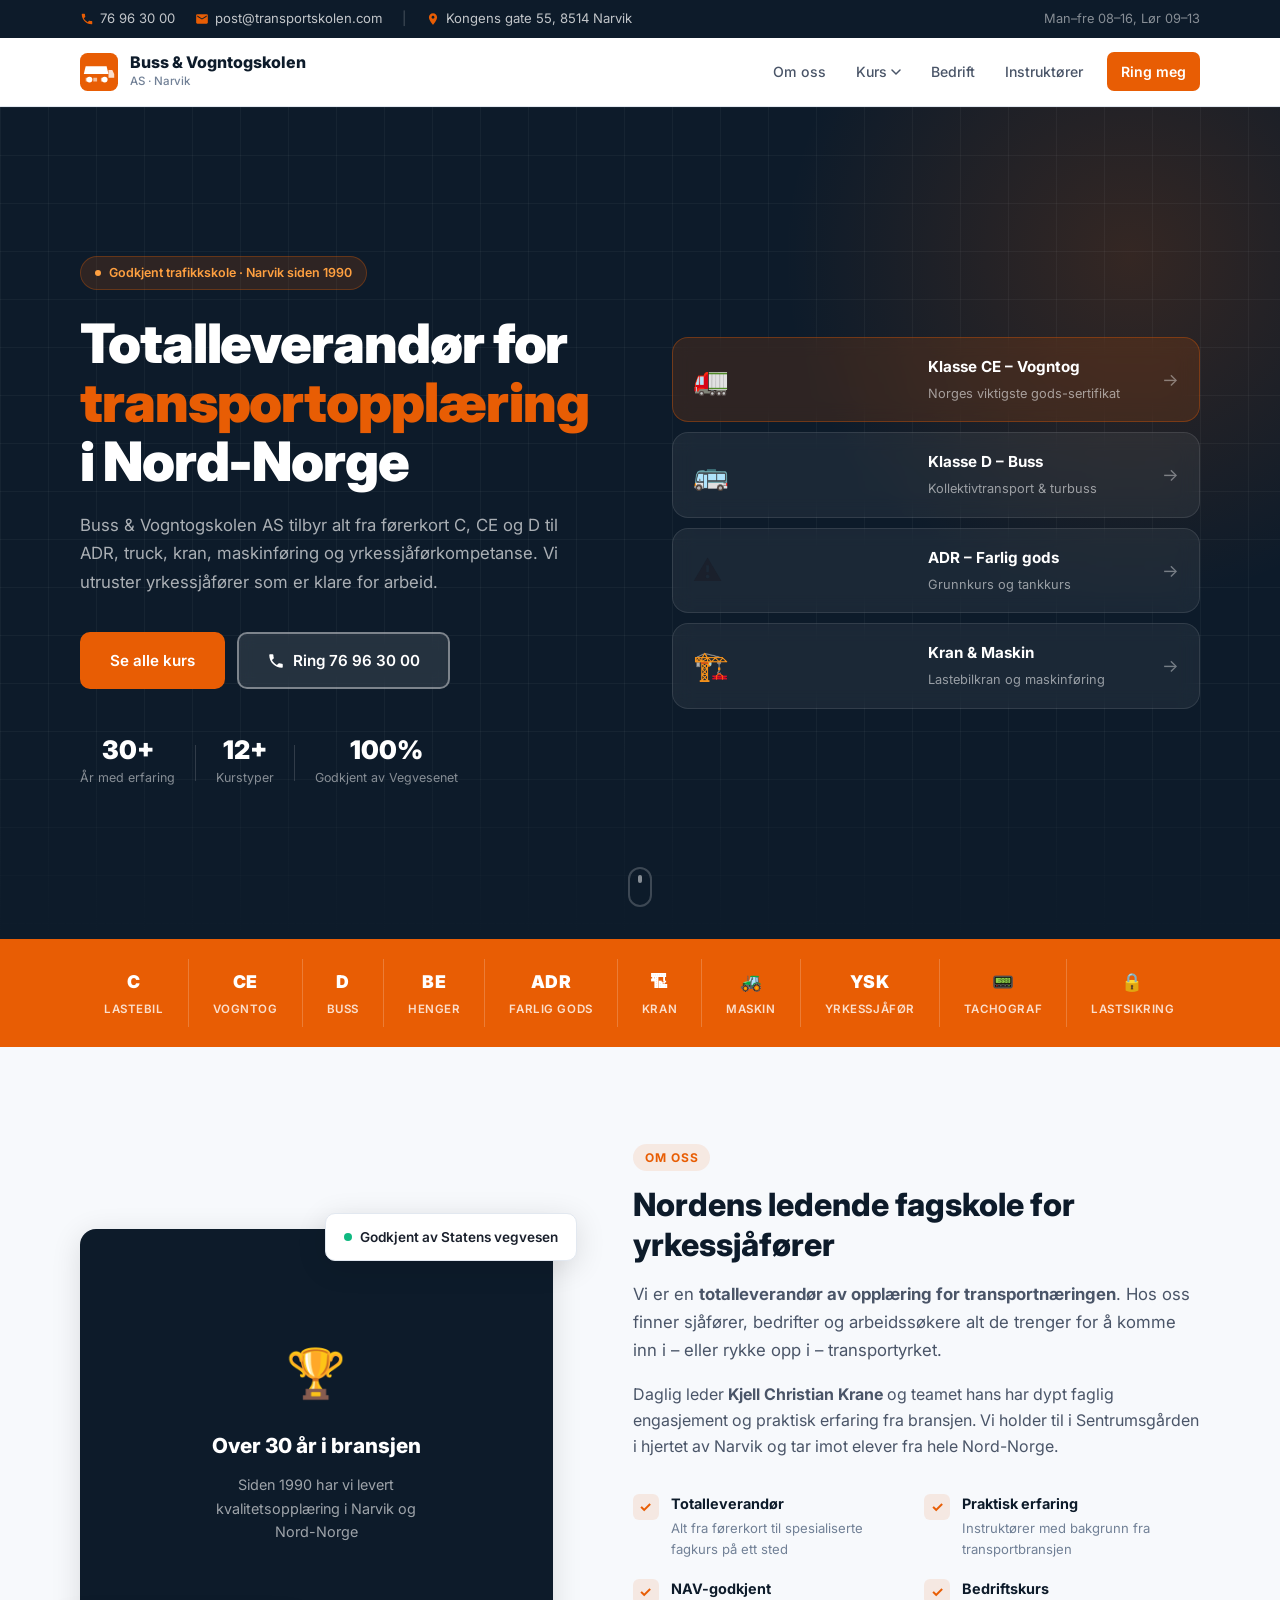
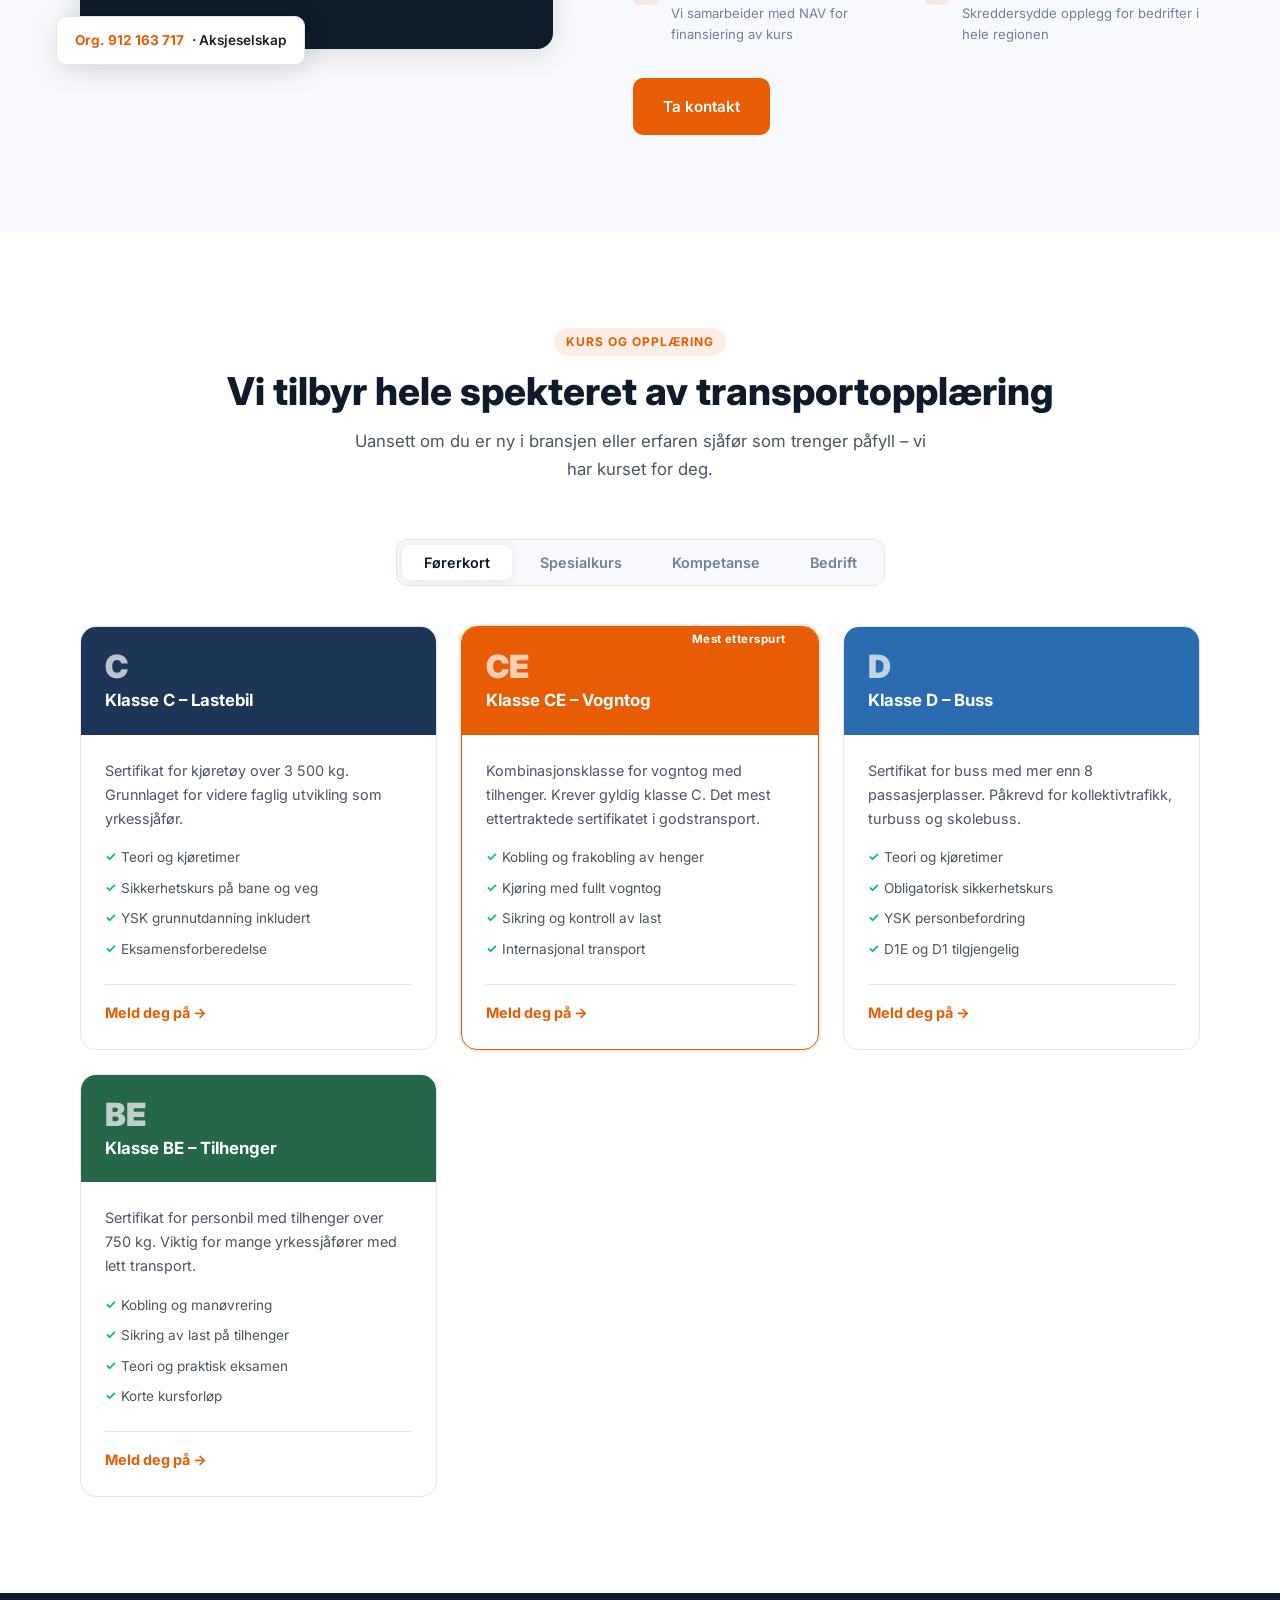
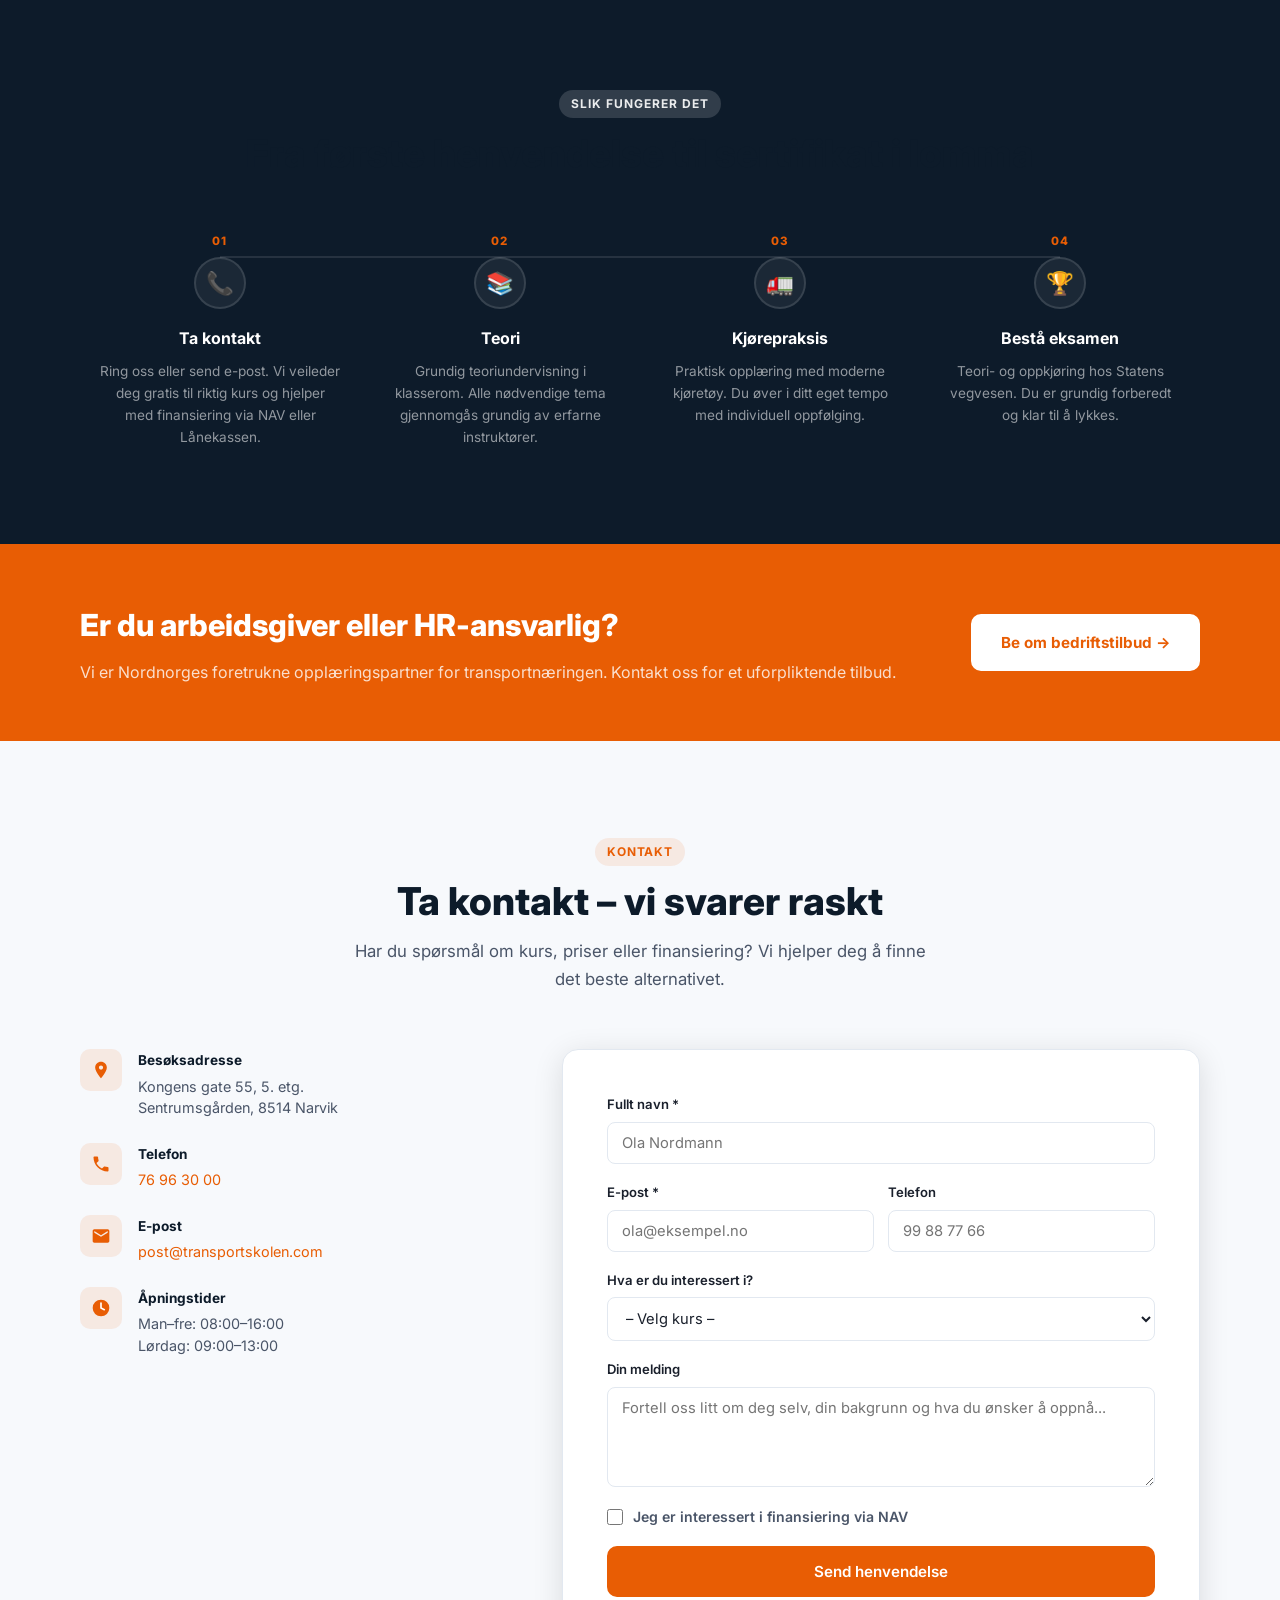
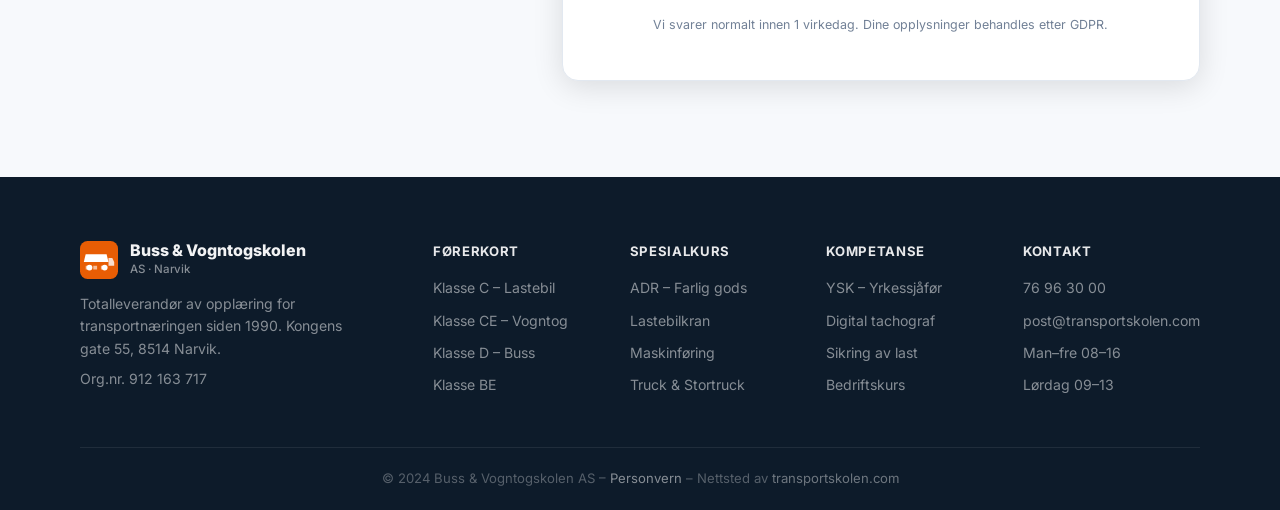
<file: index.html>
<!DOCTYPE html>
<html lang="no">
<head>
  <meta charset="UTF-8" />
  <meta name="viewport" content="width=device-width, initial-scale=1.0" />
  <meta name="description" content="Buss & Vogntogskolen AS i Narvik – Totalleverandør av opplæring for transportnæringen siden 1990. Førerkort C, CE, D, ADR, Truck, Kran, Maskinføring og YSK." />
  <meta name="keywords" content="trafikkskole narvik, lastebil kurs, vogntog, buss, ADR, YSK, truck, kran, maskinføring" />
  <title>Buss &amp; Vogntogskolen AS – Narvik | Totalleverandør for transportopplæring</title>
  <link rel="preconnect" href="https://fonts.googleapis.com" />
  <link href="https://fonts.googleapis.com/css2?family=Inter:wght@400;500;600;700;800;900&display=swap" rel="stylesheet" />
  <link rel="stylesheet" href="css/style.css" />
</head>
<body>

  <!-- ===== TOPBAR ===== -->
  <div class="topbar">
    <div class="container topbar__inner">
      <div class="topbar__links">
        <a href="tel:+4776963000"><svg viewBox="0 0 24 24"><path d="M6.6 10.8c1.4 2.8 3.8 5.1 6.6 6.6l2.2-2.2c.3-.3.7-.4 1-.2 1.1.4 2.3.6 3.6.6.6 0 1 .4 1 1V20c0 .6-.4 1-1 1-9.4 0-17-7.6-17-17 0-.6.4-1 1-1h3.5c.6 0 1 .4 1 1 0 1.3.2 2.5.6 3.6.1.3 0 .7-.2 1L6.6 10.8z"/></svg>76 96 30 00</a>
        <a href="mailto:post@transportskolen.com"><svg viewBox="0 0 24 24"><path d="M20 4H4c-1.1 0-2 .9-2 2v12c0 1.1.9 2 2 2h16c1.1 0 2-.9 2-2V6c0-1.1-.9-2-2-2zm0 4l-8 5-8-5V6l8 5 8-5v2z"/></svg>post@transportskolen.com</a>
        <span class="topbar__sep">|</span>
        <span><svg viewBox="0 0 24 24"><path d="M12 2C8.13 2 5 5.13 5 9c0 5.25 7 13 7 13s7-7.75 7-13c0-3.87-3.13-7-7-7zm0 9.5c-1.38 0-2.5-1.12-2.5-2.5s1.12-2.5 2.5-2.5 2.5 1.12 2.5 2.5-1.12 2.5-2.5 2.5z"/></svg>Kongens gate 55, 8514 Narvik</span>
      </div>
      <div class="topbar__right">
        <span>Man–fre 08–16, Lør 09–13</span>
      </div>
    </div>
  </div>

  <!-- ===== HEADER ===== -->
  <header class="header" id="header">
    <div class="container header__inner">
      <a href="#" class="logo">
        <div class="logo__mark">
          <svg viewBox="0 0 40 40" fill="none">
            <rect width="40" height="40" rx="8" fill="#E85D04"/>
            <path d="M6 26h4v4H6zm8 0h4v4h-4zm8 0h4v4h-4z" fill="white" opacity=".6"/>
            <path d="M4 22l2-8h22l2 8H4z" fill="white"/>
            <circle cx="10" cy="28" r="3" fill="white"/>
            <circle cx="26" cy="28" r="3" fill="white"/>
            <path d="M30 18h4l2 4v4h-6v-8z" fill="white" opacity=".8"/>
          </svg>
        </div>
        <div class="logo__text-wrap">
          <span class="logo__name">Buss &amp; Vogntogskolen</span>
          <span class="logo__sub">AS · Narvik</span>
        </div>
      </a>
      <nav class="nav" id="nav">
        <ul class="nav__list">
          <li><a href="#om-oss" class="nav__link">Om oss</a></li>
          <li class="nav__dropdown">
            <a href="#kurs" class="nav__link nav__link--arrow">Kurs <svg viewBox="0 0 10 6"><path d="M1 1l4 4 4-4" stroke="currentColor" stroke-width="1.5" fill="none" stroke-linecap="round"/></svg></a>
            <div class="dropdown">
              <div class="dropdown__col">
                <span class="dropdown__label">Førerkort</span>
                <a href="#kurs" class="dropdown__item">Klasse C – Lastebil</a>
                <a href="#kurs" class="dropdown__item">Klasse CE – Vogntog</a>
                <a href="#kurs" class="dropdown__item">Klasse D – Buss</a>
                <a href="#kurs" class="dropdown__item">Klasse BE</a>
              </div>
              <div class="dropdown__col">
                <span class="dropdown__label">Spesialkurs</span>
                <a href="#kurs" class="dropdown__item">ADR – Farlig gods</a>
                <a href="#kurs" class="dropdown__item">Truck &amp; Stortruck</a>
                <a href="#kurs" class="dropdown__item">Lastebilkran</a>
                <a href="#kurs" class="dropdown__item">Maskinføring</a>
              </div>
              <div class="dropdown__col">
                <span class="dropdown__label">Kompetanse</span>
                <a href="#kurs" class="dropdown__item">YSK – Yrkessjåfør</a>
                <a href="#kurs" class="dropdown__item">Digital tachograf</a>
                <a href="#kurs" class="dropdown__item">Sikring av last</a>
                <a href="#kurs" class="dropdown__item">Bedriftskurs</a>
              </div>
            </div>
          </li>
          <li><a href="#bedrift" class="nav__link">Bedrift</a></li>
          <li><a href="#om-oss" class="nav__link">Instruktører</a></li>
          <li><a href="#kontakt" class="nav__link btn-nav">Ring meg</a></li>
        </ul>
      </nav>
      <button class="hamburger" id="hamburger" aria-label="Åpne meny" aria-expanded="false">
        <span></span><span></span><span></span>
      </button>
    </div>
  </header>

  <!-- ===== HERO ===== -->
  <section class="hero" id="hjem">
    <div class="hero__bg">
      <div class="hero__grid"></div>
    </div>
    <div class="container hero__content">
      <div class="hero__left">
        <div class="hero__badge">
          <span class="badge-dot"></span>
          Godkjent trafikkskole · Narvik siden 1990
        </div>
        <h1 class="hero__title">
          Totalleverandør for<br />
          <span class="hero__title-em">transportopplæring</span><br />
          i Nord-Norge
        </h1>
        <p class="hero__lead">
          Buss &amp; Vogntogskolen AS tilbyr alt fra førerkort C, CE og D til ADR, truck, kran, maskinføring og yrkessjåførkompetanse. Vi utruster yrkessjåfører som er klare for arbeid.
        </p>
        <div class="hero__actions">
          <a href="#kurs" class="btn btn--orange">Se alle kurs</a>
          <a href="#kontakt" class="btn btn--ghost">
            <svg viewBox="0 0 24 24"><path d="M6.6 10.8c1.4 2.8 3.8 5.1 6.6 6.6l2.2-2.2c.3-.3.7-.4 1-.2 1.1.4 2.3.6 3.6.6.6 0 1 .4 1 1V20c0 .6-.4 1-1 1-9.4 0-17-7.6-17-17 0-.6.4-1 1-1h3.5c.6 0 1 .4 1 1 0 1.3.2 2.5.6 3.6.1.3 0 .7-.2 1L6.6 10.8z"/></svg>
            Ring 76 96 30 00
          </a>
        </div>
        <div class="hero__trust">
          <div class="trust-item">
            <strong>30+</strong>
            <span>År med erfaring</span>
          </div>
          <div class="trust-divider"></div>
          <div class="trust-item">
            <strong>12+</strong>
            <span>Kurstyper</span>
          </div>
          <div class="trust-divider"></div>
          <div class="trust-item">
            <strong>100%</strong>
            <span>Godkjent av Vegvesenet</span>
          </div>
        </div>
      </div>
      <div class="hero__right">
        <div class="hero__card-stack">
          <div class="hcard hcard--main">
            <div class="hcard__icon">🚛</div>
            <div>
              <strong>Klasse CE – Vogntog</strong>
              <span>Norges viktigste gods-sertifikat</span>
            </div>
            <a href="#kurs" class="hcard__arrow">→</a>
          </div>
          <div class="hcard hcard--secondary">
            <div class="hcard__icon">🚌</div>
            <div>
              <strong>Klasse D – Buss</strong>
              <span>Kollektivtransport &amp; turbuss</span>
            </div>
            <a href="#kurs" class="hcard__arrow">→</a>
          </div>
          <div class="hcard hcard--secondary">
            <div class="hcard__icon">⚠️</div>
            <div>
              <strong>ADR – Farlig gods</strong>
              <span>Grunnkurs og tankkurs</span>
            </div>
            <a href="#kurs" class="hcard__arrow">→</a>
          </div>
          <div class="hcard hcard--secondary">
            <div class="hcard__icon">🏗️</div>
            <div>
              <strong>Kran &amp; Maskin</strong>
              <span>Lastebilkran og maskinføring</span>
            </div>
            <a href="#kurs" class="hcard__arrow">→</a>
          </div>
        </div>
      </div>
    </div>
    <div class="hero__scroll">
      <div class="scroll-indicator"><span></span></div>
    </div>
  </section>

  <!-- ===== KURSTYPER BAND ===== -->
  <div class="kurs-band">
    <div class="container">
      <div class="kurs-band__inner">
        <div class="kurs-band__item"><span>C</span>Lastebil</div>
        <div class="kurs-band__item"><span>CE</span>Vogntog</div>
        <div class="kurs-band__item"><span>D</span>Buss</div>
        <div class="kurs-band__item"><span>BE</span>Henger</div>
        <div class="kurs-band__item"><span>ADR</span>Farlig gods</div>
        <div class="kurs-band__item"><span>🏗</span>Kran</div>
        <div class="kurs-band__item"><span>🚜</span>Maskin</div>
        <div class="kurs-band__item"><span>YSK</span>Yrkessjåfør</div>
        <div class="kurs-band__item"><span>📟</span>Tachograf</div>
        <div class="kurs-band__item"><span>🔒</span>Lastsikring</div>
      </div>
    </div>
  </div>

  <!-- ===== OM OSS ===== -->
  <section class="section om-oss" id="om-oss">
    <div class="container">
      <div class="om-oss__inner">
        <div class="om-oss__visual">
          <div class="visual-card visual-card--main">
            <div class="vc__icon">🏆</div>
            <strong>Over 30 år i bransjen</strong>
            <p>Siden 1990 har vi levert kvalitetsopplæring i Narvik og Nord-Norge</p>
          </div>
          <div class="visual-card visual-card--float visual-card--top">
            <div class="vc__row">
              <div class="vc__dot"></div>
              <span>Godkjent av Statens vegvesen</span>
            </div>
          </div>
          <div class="visual-card visual-card--float visual-card--bot">
            <div class="vc__row">
              <span class="vc__num">Org. 912 163 717</span>
              <span>· Aksjeselskap</span>
            </div>
          </div>
        </div>
        <div class="om-oss__content">
          <span class="tag">Om oss</span>
          <h2>Nordens ledende fagskole for yrkessjåfører</h2>
          <p class="lead">Vi er en <strong>totalleverandør av opplæring for transportnæringen</strong>. Hos oss finner sjåfører, bedrifter og arbeidssøkere alt de trenger for å komme inn i – eller rykke opp i – transportyrket.</p>
          <p>Daglig leder <strong>Kjell Christian Krane</strong> og teamet hans har dypt faglig engasjement og praktisk erfaring fra bransjen. Vi holder til i Sentrumsgården i hjertet av Narvik og tar imot elever fra hele Nord-Norge.</p>
          <div class="om-oss__feats">
            <div class="feat">
              <div class="feat__icon">✓</div>
              <div>
                <strong>Totalleverandør</strong>
                <p>Alt fra førerkort til spesialiserte fagkurs på ett sted</p>
              </div>
            </div>
            <div class="feat">
              <div class="feat__icon">✓</div>
              <div>
                <strong>Praktisk erfaring</strong>
                <p>Instruktører med bakgrunn fra transportbransjen</p>
              </div>
            </div>
            <div class="feat">
              <div class="feat__icon">✓</div>
              <div>
                <strong>NAV-godkjent</strong>
                <p>Vi samarbeider med NAV for finansiering av kurs</p>
              </div>
            </div>
            <div class="feat">
              <div class="feat__icon">✓</div>
              <div>
                <strong>Bedriftskurs</strong>
                <p>Skreddersydde opplegg for bedrifter i hele regionen</p>
              </div>
            </div>
          </div>
          <a href="#kontakt" class="btn btn--orange">Ta kontakt</a>
        </div>
      </div>
    </div>
  </section>

  <!-- ===== KURS ===== -->
  <section class="section kurs" id="kurs">
    <div class="container">
      <div class="section__header">
        <span class="tag">Kurs og opplæring</span>
        <h2>Vi tilbyr hele spekteret av transportopplæring</h2>
        <p>Uansett om du er ny i bransjen eller erfaren sjåfør som trenger påfyll – vi har kurset for deg.</p>
      </div>

      <div class="kurs-tabs" id="kurs-tabs">
        <button class="kurs-tab active" data-tab="forerkort">Førerkort</button>
        <button class="kurs-tab" data-tab="spesial">Spesialkurs</button>
        <button class="kurs-tab" data-tab="kompetanse">Kompetanse</button>
        <button class="kurs-tab" data-tab="bedrift">Bedrift</button>
      </div>

      <!-- Førerkort -->
      <div class="kurs-panel active" id="tab-forerkort">
        <div class="kurs-grid">
          <div class="kk">
            <div class="kk__head" style="--kk-color:#1d3557">
              <span class="kk__klass">C</span>
              <h3>Klasse C – Lastebil</h3>
            </div>
            <div class="kk__body">
              <p>Sertifikat for kjøretøy over 3 500 kg. Grunnlaget for videre faglig utvikling som yrkessjåfør.</p>
              <ul>
                <li>Teori og kjøretimer</li>
                <li>Sikkerhetskurs på bane og veg</li>
                <li>YSK grunnutdanning inkludert</li>
                <li>Eksamensforberedelse</li>
              </ul>
              <a href="#kontakt" class="kk__cta">Meld deg på →</a>
            </div>
          </div>
          <div class="kk kk--featured">
            <div class="kk__badge">Mest etterspurt</div>
            <div class="kk__head" style="--kk-color:#e85d04">
              <span class="kk__klass">CE</span>
              <h3>Klasse CE – Vogntog</h3>
            </div>
            <div class="kk__body">
              <p>Kombinasjonsklasse for vogntog med tilhenger. Krever gyldig klasse C. Det mest ettertraktede sertifikatet i godstransport.</p>
              <ul>
                <li>Kobling og frakobling av henger</li>
                <li>Kjøring med fullt vogntog</li>
                <li>Sikring og kontroll av last</li>
                <li>Internasjonal transport</li>
              </ul>
              <a href="#kontakt" class="kk__cta">Meld deg på →</a>
            </div>
          </div>
          <div class="kk">
            <div class="kk__head" style="--kk-color:#2b6cb0">
              <span class="kk__klass">D</span>
              <h3>Klasse D – Buss</h3>
            </div>
            <div class="kk__body">
              <p>Sertifikat for buss med mer enn 8 passasjerplasser. Påkrevd for kollektivtrafikk, turbuss og skolebuss.</p>
              <ul>
                <li>Teori og kjøretimer</li>
                <li>Obligatorisk sikkerhetskurs</li>
                <li>YSK personbefordring</li>
                <li>D1E og D1 tilgjengelig</li>
              </ul>
              <a href="#kontakt" class="kk__cta">Meld deg på →</a>
            </div>
          </div>
          <div class="kk">
            <div class="kk__head" style="--kk-color:#276749">
              <span class="kk__klass">BE</span>
              <h3>Klasse BE – Tilhenger</h3>
            </div>
            <div class="kk__body">
              <p>Sertifikat for personbil med tilhenger over 750 kg. Viktig for mange yrkessjåfører med lett transport.</p>
              <ul>
                <li>Kobling og manøvrering</li>
                <li>Sikring av last på tilhenger</li>
                <li>Teori og praktisk eksamen</li>
                <li>Korte kursforløp</li>
              </ul>
              <a href="#kontakt" class="kk__cta">Meld deg på →</a>
            </div>
          </div>
        </div>
      </div>

      <!-- Spesialkurs -->
      <div class="kurs-panel" id="tab-spesial">
        <div class="kurs-grid">
          <div class="kk kk--featured">
            <div class="kk__badge">Obligatorisk for mange</div>
            <div class="kk__head" style="--kk-color:#c53030">
              <span class="kk__klass">ADR</span>
              <h3>ADR – Farlig gods</h3>
            </div>
            <div class="kk__body">
              <p>Obligatorisk opplæring for transport av farlig gods. Inkluderer grunnkurs, spesialisering og tankkurs.</p>
              <ul>
                <li>Grunnkurs klasse 1–9</li>
                <li>Tankkurs (cisterne)</li>
                <li>Eksplosivkurs (klasse 1)</li>
                <li>Fornyelseskurs hvert 5. år</li>
              </ul>
              <a href="#kontakt" class="kk__cta">Meld deg på →</a>
            </div>
          </div>
          <div class="kk">
            <div class="kk__head" style="--kk-color:#744210">
              <span class="kk__klass">🏗</span>
              <h3>Lastebilkran</h3>
            </div>
            <div class="kk__body">
              <p>Sertifisering for betjening av lastebilmontert kran. Kreves av de fleste arbeidsgivere i anlegg og bygg.</p>
              <ul>
                <li>Teori og praktisk kranopplæring</li>
                <li>Løft og slyngekurs</li>
                <li>Sertifikat etter godkjent eksamen</li>
                <li>Løfteutstyr og sikkerhet</li>
              </ul>
              <a href="#kontakt" class="kk__cta">Meld deg på →</a>
            </div>
          </div>
          <div class="kk">
            <div class="kk__head" style="--kk-color:#553c9a">
              <span class="kk__klass">🚜</span>
              <h3>Maskinføring</h3>
            </div>
            <div class="kk__body">
              <p>Opplæring i betjening av anleggsmaskiner som gravemaskin, hjullaster og dumper – tilpasset nivå og maskinklasse.</p>
              <ul>
                <li>Gravemaskin og hjullaster</li>
                <li>Dumper og kompressor</li>
                <li>Asfalt- og vegmaskin</li>
                <li>Sertifisering og dokumentasjon</li>
              </ul>
              <a href="#kontakt" class="kk__cta">Meld deg på →</a>
            </div>
          </div>
          <div class="kk">
            <div class="kk__head" style="--kk-color:#2c7a7b">
              <span class="kk__klass">🏭</span>
              <h3>Truck &amp; Stortruck</h3>
            </div>
            <div class="kk__body">
              <p>Fra gaffeltruck til stortruck – vi dekker alle klasser og sertifiseringsnivåer etter norsk standard.</p>
              <ul>
                <li>Klasse T1–T4 gaffeltruck</li>
                <li>Stortruck og reachtruck</li>
                <li>Teorikurs og praktisk opplæring</li>
                <li>Dokumentasjon for arbeidsgiver</li>
              </ul>
              <a href="#kontakt" class="kk__cta">Meld deg på →</a>
            </div>
          </div>
        </div>
      </div>

      <!-- Kompetanse -->
      <div class="kurs-panel" id="tab-kompetanse">
        <div class="kurs-grid">
          <div class="kk kk--featured">
            <div class="kk__badge">Krav i EU/EØS</div>
            <div class="kk__head" style="--kk-color:#2b6cb0">
              <span class="kk__klass">YSK</span>
              <h3>Yrkessjåførkompetanse</h3>
            </div>
            <div class="kk__body">
              <p>Obligatorisk for yrkessjåfører i EU/EØS. Vi tilbyr grunnutdanning, akselerert utdanning og etterutdanning.</p>
              <ul>
                <li>YDP / EYDP – godstransport</li>
                <li>YDG / EYDG – persontransport</li>
                <li>Grunnutdanning 280 / 140 timer</li>
                <li>Etterutdanning 35 timer</li>
              </ul>
              <a href="#kontakt" class="kk__cta">Meld deg på →</a>
            </div>
          </div>
          <div class="kk">
            <div class="kk__head" style="--kk-color:#1d3557">
              <span class="kk__klass">📟</span>
              <h3>Digital tachograf</h3>
            </div>
            <div class="kk__body">
              <p>Opplæring i bruk av digital fartsskriver. Krav til yrkessjåfører i internasjonal og nasjonal transport.</p>
              <ul>
                <li>Lovverk og kjøre-/hviletid</li>
                <li>Betjening av digital tachograf</li>
                <li>Nedlasting og arkivering</li>
                <li>Hva gjøres ved feil?</li>
              </ul>
              <a href="#kontakt" class="kk__cta">Meld deg på →</a>
            </div>
          </div>
          <div class="kk">
            <div class="kk__head" style="--kk-color:#276749">
              <span class="kk__klass">🔒</span>
              <h3>Sikring av last</h3>
            </div>
            <div class="kk__body">
              <p>Praktisk og teoretisk opplæring i korrekt lastsikring. Forebygger ulykker og kostsomme bøter.</p>
              <ul>
                <li>Lover og forskrifter</li>
                <li>Surringsteknikk og surringsutstyr</li>
                <li>Beregning av surringskraft</li>
                <li>Kursbevis ved fullføring</li>
              </ul>
              <a href="#kontakt" class="kk__cta">Meld deg på →</a>
            </div>
          </div>
          <div class="kk">
            <div class="kk__head" style="--kk-color:#744210">
              <span class="kk__klass">🔄</span>
              <h3>Fornyelse og repetisjon</h3>
            </div>
            <div class="kk__body">
              <p>Fornyelse av ADR, YSK, tachograf og andre sertifikater. Vi hjelper deg å holde kompetansen oppdatert.</p>
              <ul>
                <li>ADR fornyelse hvert 5. år</li>
                <li>YSK etterutdanning hvert 5. år</li>
                <li>Repetisjonskurs etter behov</li>
                <li>Samlet timeplan for bedrifter</li>
              </ul>
              <a href="#kontakt" class="kk__cta">Meld deg på →</a>
            </div>
          </div>
        </div>
      </div>

      <!-- Bedrift -->
      <div class="kurs-panel" id="tab-bedrift">
        <div class="bedrift-layout">
          <div class="bedrift-content">
            <span class="tag">For bedrifter</span>
            <h3>Vi er din opplæringspartner</h3>
            <p class="lead">Vi tilbyr skreddersydde kursopplegg for transportbedrifter, anleggsselskaper og andre næringsdrivende i Nord-Norge. Enten du trenger å kurse 2 eller 200 ansatte – vi finner en løsning.</p>
            <div class="bedrift-feats">
              <div class="b-feat"><span>🗓</span><div><strong>Fleksible tidspunkt</strong><p>Kurs tilpasset din produksjonsplan</p></div></div>
              <div class="b-feat"><span>📍</span><div><strong>Hos dere eller oss</strong><p>Vi kommer ut til bedriften ved behov</p></div></div>
              <div class="b-feat"><span>📊</span><div><strong>Samlet oversikt</strong><p>Vi holder styr på fornyelsesdatoer</p></div></div>
              <div class="b-feat"><span>💰</span><div><strong>Volumrabatter</strong><p>Gode priser ved kursing av grupper</p></div></div>
            </div>
            <a href="#kontakt" class="btn btn--orange">Be om tilbud</a>
          </div>
          <div class="bedrift-logos">
            <p>Vi samarbeider med transportbedrifter i hele Nord-Norge</p>
            <div class="logo-tiles">
              <div class="logo-tile">Bygg &amp; Anlegg</div>
              <div class="logo-tile">Kollektivtransport</div>
              <div class="logo-tile">Godstransport</div>
              <div class="logo-tile">Offshore &amp; Industri</div>
              <div class="logo-tile">Kommuner</div>
              <div class="logo-tile">NAV tiltaksplasser</div>
            </div>
          </div>
        </div>
      </div>

    </div>
  </section>

  <!-- ===== PROSESS ===== -->
  <section class="section prosess" id="prosess">
    <div class="container">
      <div class="section__header section__header--light">
        <span class="tag tag--light">Slik fungerer det</span>
        <h2>Fra første henvendelse til sertifikat i lomma</h2>
      </div>
      <div class="prosess-steps">
        <div class="ps">
          <div class="ps__num">01</div>
          <div class="ps__line"></div>
          <div class="ps__icon">📞</div>
          <h4>Ta kontakt</h4>
          <p>Ring oss eller send e-post. Vi veileder deg gratis til riktig kurs og hjelper med finansiering via NAV eller Lånekassen.</p>
        </div>
        <div class="ps">
          <div class="ps__num">02</div>
          <div class="ps__line"></div>
          <div class="ps__icon">📚</div>
          <h4>Teori</h4>
          <p>Grundig teoriundervisning i klasserom. Alle nødvendige tema gjennomgås grundig av erfarne instruktører.</p>
        </div>
        <div class="ps">
          <div class="ps__num">03</div>
          <div class="ps__line"></div>
          <div class="ps__icon">🚛</div>
          <h4>Kjørepraksis</h4>
          <p>Praktisk opplæring med moderne kjøretøy. Du øver i ditt eget tempo med individuell oppfølging.</p>
        </div>
        <div class="ps">
          <div class="ps__num">04</div>
          <div class="ps__line"></div>
          <div class="ps__icon">🏆</div>
          <h4>Bestå eksamen</h4>
          <p>Teori- og oppkjøring hos Statens vegvesen. Du er grundig forberedt og klar til å lykkes.</p>
        </div>
      </div>
    </div>
  </section>

  <!-- ===== BEDRIFT BANNER ===== -->
  <section class="bedrift-banner" id="bedrift">
    <div class="container">
      <div class="bedrift-banner__inner">
        <div>
          <h2>Er du arbeidsgiver eller HR-ansvarlig?</h2>
          <p>Vi er Nordnorges foretrukne opplæringspartner for transportnæringen. Kontakt oss for et uforpliktende tilbud.</p>
        </div>
        <a href="#kontakt" class="btn btn--white">Be om bedriftstilbud →</a>
      </div>
    </div>
  </section>

  <!-- ===== KONTAKT ===== -->
  <section class="section kontakt" id="kontakt">
    <div class="container">
      <div class="section__header">
        <span class="tag">Kontakt</span>
        <h2>Ta kontakt – vi svarer raskt</h2>
        <p>Har du spørsmål om kurs, priser eller finansiering? Vi hjelper deg å finne det beste alternativet.</p>
      </div>
      <div class="kontakt-inner">

        <!-- Info -->
        <div class="kontakt-info">
          <div class="ki">
            <div class="ki__icon">
              <svg viewBox="0 0 24 24"><path d="M12 2C8.13 2 5 5.13 5 9c0 5.25 7 13 7 13s7-7.75 7-13c0-3.87-3.13-7-7-7zm0 9.5c-1.38 0-2.5-1.12-2.5-2.5s1.12-2.5 2.5-2.5 2.5 1.12 2.5 2.5-1.12 2.5-2.5 2.5z"/></svg>
            </div>
            <div>
              <strong>Besøksadresse</strong>
              <p>Kongens gate 55, 5. etg.<br>Sentrumsgården, 8514 Narvik</p>
            </div>
          </div>
          <div class="ki">
            <div class="ki__icon">
              <svg viewBox="0 0 24 24"><path d="M6.6 10.8c1.4 2.8 3.8 5.1 6.6 6.6l2.2-2.2c.3-.3.7-.4 1-.2 1.1.4 2.3.6 3.6.6.6 0 1 .4 1 1V20c0 .6-.4 1-1 1-9.4 0-17-7.6-17-17 0-.6.4-1 1-1h3.5c.6 0 1 .4 1 1 0 1.3.2 2.5.6 3.6.1.3 0 .7-.2 1L6.6 10.8z"/></svg>
            </div>
            <div>
              <strong>Telefon</strong>
              <p><a href="tel:+4776963000">76 96 30 00</a></p>
            </div>
          </div>
          <div class="ki">
            <div class="ki__icon">
              <svg viewBox="0 0 24 24"><path d="M20 4H4c-1.1 0-2 .9-2 2v12c0 1.1.9 2 2 2h16c1.1 0 2-.9 2-2V6c0-1.1-.9-2-2-2zm0 4l-8 5-8-5V6l8 5 8-5v2z"/></svg>
            </div>
            <div>
              <strong>E-post</strong>
              <p><a href="mailto:post@transportskolen.com">post@transportskolen.com</a></p>
            </div>
          </div>
          <div class="ki">
            <div class="ki__icon">
              <svg viewBox="0 0 24 24"><circle cx="12" cy="12" r="10"/><path d="M12 6v6l4 2" stroke="white" stroke-width="2" stroke-linecap="round" fill="none"/></svg>
            </div>
            <div>
              <strong>Åpningstider</strong>
              <p>Man–fre: 08:00–16:00<br>Lørdag: 09:00–13:00</p>
            </div>
          </div>
          <div class="ki ki--map">
            <iframe
              src="https://www.google.com/maps/embed?pb=!1m18!1m12!1m3!1d1771.2!2d17.427!3d68.438!2m3!1f0!2f0!3f0!3m2!1i1024!2i768!4f13.1!3m3!1m2!1s0x0%3A0x0!2zNjjCsDI2JzE4LjAiTiAxN8KwMjUnMzcuMiJF!5e0!3m2!1sno!2sno!4v1234567890"
              width="100%" height="220" style="border:0; border-radius:12px;" allowfullscreen="" loading="lazy" title="Kart til Buss &amp; Vogntogskolen AS"></iframe>
          </div>
        </div>

        <!-- Form -->
        <form class="kontakt-form" id="kontakt-form" novalidate>
          <div class="form-group">
            <label for="navn">Fullt navn *</label>
            <input type="text" id="navn" name="navn" placeholder="Ola Nordmann" required />
          </div>
          <div class="form-row">
            <div class="form-group">
              <label for="epost">E-post *</label>
              <input type="email" id="epost" name="epost" placeholder="ola@eksempel.no" required />
            </div>
            <div class="form-group">
              <label for="telefon">Telefon</label>
              <input type="tel" id="telefon" name="telefon" placeholder="99 88 77 66" />
            </div>
          </div>
          <div class="form-group">
            <label for="kurs">Hva er du interessert i?</label>
            <select id="kurs" name="kurs">
              <option value="">– Velg kurs –</option>
              <optgroup label="Førerkort">
                <option value="klasse-c">Klasse C – Lastebil</option>
                <option value="klasse-ce">Klasse CE – Vogntog</option>
                <option value="klasse-d">Klasse D – Buss</option>
                <option value="klasse-be">Klasse BE – Tilhenger</option>
              </optgroup>
              <optgroup label="Spesialkurs">
                <option value="adr">ADR – Farlig gods</option>
                <option value="kran">Lastebilkran</option>
                <option value="maskin">Maskinføring</option>
                <option value="truck">Truck / Stortruck</option>
              </optgroup>
              <optgroup label="Kompetanse">
                <option value="ysk">YSK – Yrkessjåfør</option>
                <option value="tachograf">Digital tachograf</option>
                <option value="lastsikring">Sikring av last</option>
              </optgroup>
              <option value="bedrift">Bedriftskurs / Tilbud</option>
              <option value="annet">Annet / Vet ikke</option>
            </select>
          </div>
          <div class="form-group">
            <label for="melding">Din melding</label>
            <textarea id="melding" name="melding" rows="4" placeholder="Fortell oss litt om deg selv, din bakgrunn og hva du ønsker å oppnå..."></textarea>
          </div>
          <div class="form-group form-group--check">
            <label class="checkbox-label">
              <input type="checkbox" name="nav" />
              <span>Jeg er interessert i finansiering via NAV</span>
            </label>
          </div>
          <button type="submit" class="btn btn--orange btn--full">Send henvendelse</button>
          <p class="form-note">Vi svarer normalt innen 1 virkedag. Dine opplysninger behandles etter GDPR.</p>
          <div class="form-success" id="form-success" hidden>
            ✅ Takk for henvendelsen! Vi tar kontakt snarest.
          </div>
        </form>
      </div>
    </div>
  </section>

  <!-- ===== FOOTER ===== -->
  <footer class="footer">
    <div class="container">
      <div class="footer__top">
        <div class="footer__brand">
          <a href="#" class="logo logo--footer">
            <div class="logo__mark">
              <svg viewBox="0 0 40 40" fill="none">
                <rect width="40" height="40" rx="8" fill="#E85D04"/>
                <path d="M6 26h4v4H6zm8 0h4v4h-4zm8 0h4v4h-4z" fill="white" opacity=".6"/>
                <path d="M4 22l2-8h22l2 8H4z" fill="white"/>
                <circle cx="10" cy="28" r="3" fill="white"/>
                <circle cx="26" cy="28" r="3" fill="white"/>
                <path d="M30 18h4l2 4v4h-6v-8z" fill="white" opacity=".8"/>
              </svg>
            </div>
            <div class="logo__text-wrap">
              <span class="logo__name logo__name--light">Buss &amp; Vogntogskolen</span>
              <span class="logo__sub logo__sub--light">AS · Narvik</span>
            </div>
          </a>
          <p>Totalleverandør av opplæring for transportnæringen siden 1990. Kongens gate 55, 8514 Narvik.</p>
          <p class="footer__org">Org.nr. 912 163 717</p>
        </div>
        <div class="footer__col">
          <h4>Førerkort</h4>
          <ul>
            <li><a href="#kurs">Klasse C – Lastebil</a></li>
            <li><a href="#kurs">Klasse CE – Vogntog</a></li>
            <li><a href="#kurs">Klasse D – Buss</a></li>
            <li><a href="#kurs">Klasse BE</a></li>
          </ul>
        </div>
        <div class="footer__col">
          <h4>Spesialkurs</h4>
          <ul>
            <li><a href="#kurs">ADR – Farlig gods</a></li>
            <li><a href="#kurs">Lastebilkran</a></li>
            <li><a href="#kurs">Maskinføring</a></li>
            <li><a href="#kurs">Truck &amp; Stortruck</a></li>
          </ul>
        </div>
        <div class="footer__col">
          <h4>Kompetanse</h4>
          <ul>
            <li><a href="#kurs">YSK – Yrkessjåfør</a></li>
            <li><a href="#kurs">Digital tachograf</a></li>
            <li><a href="#kurs">Sikring av last</a></li>
            <li><a href="#kurs">Bedriftskurs</a></li>
          </ul>
        </div>
        <div class="footer__col">
          <h4>Kontakt</h4>
          <ul>
            <li><a href="tel:+4776963000">76 96 30 00</a></li>
            <li><a href="mailto:post@transportskolen.com">post@transportskolen.com</a></li>
            <li>Man–fre 08–16</li>
            <li>Lørdag 09–13</li>
          </ul>
        </div>
      </div>
      <div class="footer__bottom">
        <p>&copy; 2024 Buss &amp; Vogntogskolen AS – <a href="#">Personvern</a> – Nettsted av <em>transportskolen.com</em></p>
      </div>
    </div>
  </footer>

  <!-- Back to top -->
  <button class="back-top" id="back-top" aria-label="Til toppen">↑</button>

  <script src="js/main.js"></script>
</body>
</html>
</file>
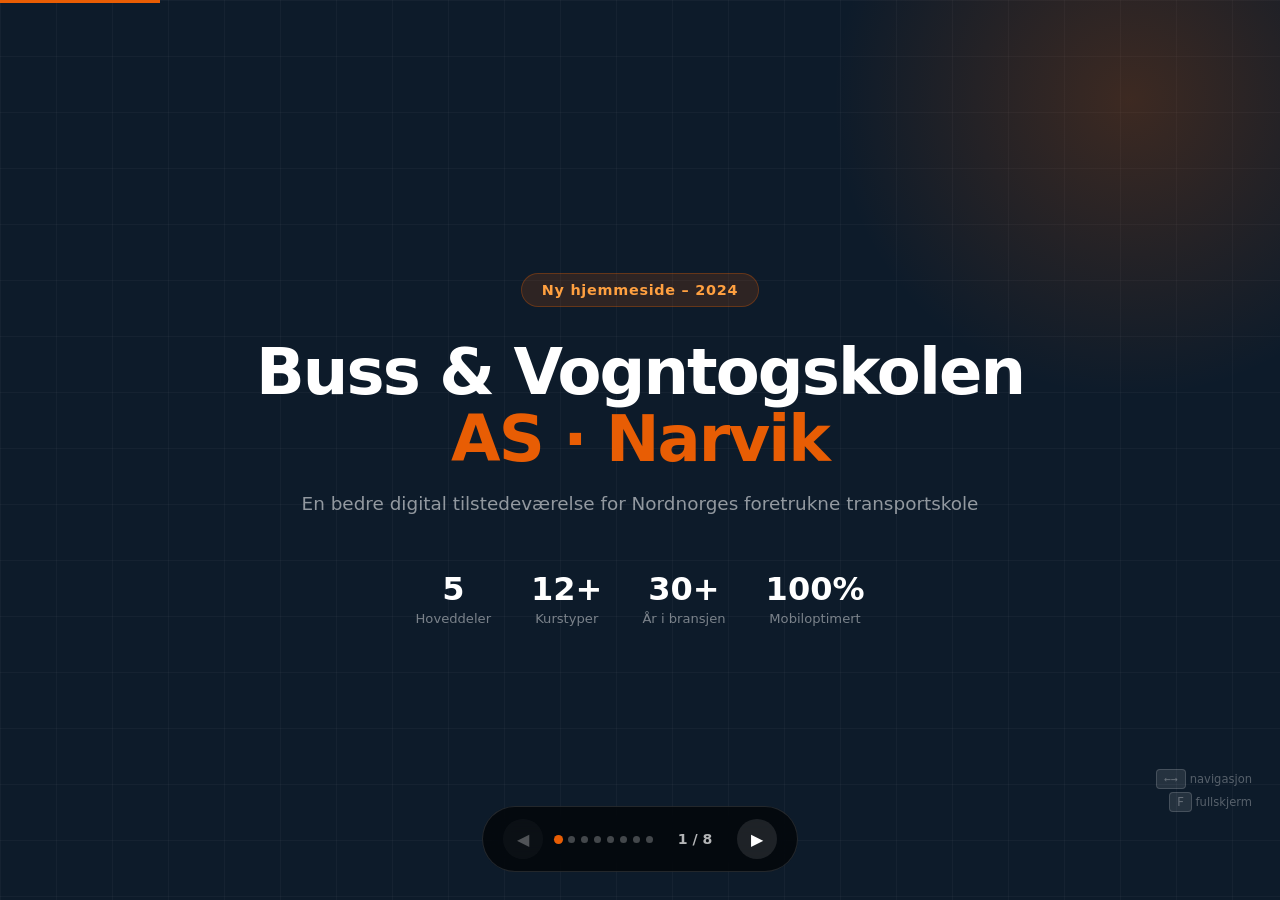
<file: presentation.html>
<!DOCTYPE html>
<html lang="no">
<head>
  <meta charset="UTF-8" />
  <meta name="viewport" content="width=device-width, initial-scale=1.0" />
  <title>Presentasjon – Buss & Vogntogskolen AS</title>
  <style>
    *, *::before, *::after { box-sizing: border-box; margin: 0; padding: 0; }

    :root {
      --orange: #e85d04;
      --navy:   #0d1b2a;
      --white:  #ffffff;
      --dur: .55s;
    }

    html, body { width: 100%; height: 100%; overflow: hidden; background: #000; font-family: 'Inter', system-ui, sans-serif; }

    /* ---- Slide container ---- */
    .deck { width: 100vw; height: 100vh; position: relative; }

    .slide {
      position: absolute; inset: 0;
      opacity: 0; pointer-events: none;
      transition: opacity var(--dur) ease;
      display: flex; align-items: center; justify-content: center;
      overflow: hidden;
    }
    .slide.active { opacity: 1; pointer-events: auto; }
    .slide.prev  { opacity: 0; }

    /* ---- IFRAME SLIDES ---- */
    .iframe-wrap {
      position: absolute; inset: 0;
      background: #fff;
    }
    .iframe-wrap iframe {
      width: var(--iw, 1440px);
      height: var(--ih, 900px);
      border: none;
      transform-origin: top left;
      transform: scale(var(--scale, 1));
      pointer-events: none;
    }

    /* ---- TITLE SLIDE ---- */
    .slide--title {
      background: var(--navy);
      flex-direction: column;
      text-align: center;
      gap: 0;
    }
    .slide--title::before {
      content: '';
      position: absolute; inset: 0;
      background-image:
        linear-gradient(rgba(255,255,255,.03) 1px, transparent 1px),
        linear-gradient(90deg, rgba(255,255,255,.03) 1px, transparent 1px);
      background-size: 56px 56px;
    }
    .slide--title::after {
      content: '';
      position: absolute; top: -200px; right: -150px;
      width: 600px; height: 600px;
      background: radial-gradient(circle, rgba(232,93,4,.22) 0%, transparent 70%);
      pointer-events: none;
    }
    .title-content { position: relative; z-index: 1; }
    .title-tag {
      display: inline-block;
      background: rgba(232,93,4,.15); border: 1px solid rgba(232,93,4,.3);
      color: #ffa040; font-size: .9rem; font-weight: 700;
      padding: 8px 20px; border-radius: 999px; margin-bottom: 32px;
      letter-spacing: .05em;
    }
    .title-h1 {
      font-size: clamp(2.4rem, 5vw, 4.5rem);
      font-weight: 900; color: #fff; line-height: 1.05;
      letter-spacing: -.03em; margin-bottom: 20px;
    }
    .title-h1 em { color: var(--orange); font-style: normal; }
    .title-sub { font-size: 1.15rem; color: rgba(255,255,255,.55); margin-bottom: 56px; }
    .title-meta { display: flex; gap: 40px; justify-content: center; flex-wrap: wrap; }
    .meta-item { text-align: center; }
    .meta-item strong { display: block; font-size: 2rem; font-weight: 900; color: #fff; }
    .meta-item span { font-size: .82rem; color: rgba(255,255,255,.45); }

    /* ---- SLIDE LABELS ---- */
    .slide-label {
      position: absolute; top: 28px; left: 36px; z-index: 10;
      background: rgba(0,0,0,.55); backdrop-filter: blur(10px);
      color: rgba(255,255,255,.85); font-size: .78rem; font-weight: 700;
      padding: 7px 16px; border-radius: 999px; letter-spacing: .06em;
      text-transform: uppercase; border: 1px solid rgba(255,255,255,.12);
      pointer-events: none;
    }

    /* ---- HIGHLIGHT OVERLAY ---- */
    .highlight {
      position: absolute; pointer-events: none; z-index: 5;
      border: 3px solid var(--orange); border-radius: 12px;
      box-shadow: 0 0 0 2000px rgba(0,0,0,.45), 0 0 40px rgba(232,93,4,.5);
      transition: all .4s ease;
    }

    /* ---- PROGRESS BAR ---- */
    .progress-bar {
      position: fixed; top: 0; left: 0; height: 3px;
      background: var(--orange);
      transition: width var(--dur) ease;
      z-index: 100;
    }

    /* ---- CONTROLS ---- */
    .controls {
      position: fixed; bottom: 28px; left: 50%; transform: translateX(-50%);
      display: flex; align-items: center; gap: 12px; z-index: 100;
      background: rgba(0,0,0,.65); backdrop-filter: blur(14px);
      padding: 12px 20px; border-radius: 999px;
      border: 1px solid rgba(255,255,255,.12);
    }
    .ctrl-btn {
      width: 40px; height: 40px; border-radius: 50%; border: none;
      background: rgba(255,255,255,.1); color: #fff; font-size: 1rem;
      cursor: pointer; display: flex; align-items: center; justify-content: center;
      transition: background .2s;
    }
    .ctrl-btn:hover { background: var(--orange); }
    .ctrl-btn:disabled { opacity: .3; cursor: not-allowed; }
    .slide-counter { color: rgba(255,255,255,.7); font-size: .88rem; font-weight: 600; min-width: 60px; text-align: center; }
    .ctrl-dots { display: flex; gap: 6px; align-items: center; }
    .dot {
      width: 7px; height: 7px; border-radius: 50%;
      background: rgba(255,255,255,.25); cursor: pointer; transition: all .2s;
    }
    .dot.active { background: var(--orange); transform: scale(1.3); }

    /* ---- SECTION TITLE OVERLAYS ---- */
    .section-overlay {
      position: absolute; bottom: 80px; left: 50%; transform: translateX(-50%);
      z-index: 10; pointer-events: none;
      background: rgba(13,27,42,.85); backdrop-filter: blur(12px);
      border: 1px solid rgba(255,255,255,.12);
      padding: 20px 36px; border-radius: 16px; text-align: center;
      border-left: 4px solid var(--orange);
    }
    .section-overlay h2 { font-size: 1.3rem; font-weight: 800; color: #fff; margin-bottom: 6px; }
    .section-overlay p { font-size: .88rem; color: rgba(255,255,255,.6); }

    /* ---- KEYBOARD HINT ---- */
    .kbd-hint {
      position: fixed; bottom: 88px; right: 28px; z-index: 100;
      color: rgba(255,255,255,.3); font-size: .72rem;
      display: flex; flex-direction: column; gap: 3px; text-align: right;
    }
    .kbd { display: inline-block; background: rgba(255,255,255,.1); border: 1px solid rgba(255,255,255,.15); border-radius: 4px; padding: 2px 7px; font-family: monospace; }
  </style>
</head>
<body>

<div class="progress-bar" id="progress"></div>

<div class="deck" id="deck">

  <!-- ===== SLIDE 0: Tittel ===== -->
  <div class="slide slide--title active" id="s0">
    <div class="title-content">
      <div class="title-tag">Ny hjemmeside – 2024</div>
      <h1 class="title-h1">Buss &amp; Vogntogskolen<br><em>AS · Narvik</em></h1>
      <p class="title-sub">En bedre digital tilstedeværelse for Nordnorges foretrukne transportskole</p>
      <div class="title-meta">
        <div class="meta-item"><strong>5</strong><span>Hoveddeler</span></div>
        <div class="meta-item"><strong>12+</strong><span>Kurstyper</span></div>
        <div class="meta-item"><strong>30+</strong><span>År i bransjen</span></div>
        <div class="meta-item"><strong>100%</strong><span>Mobiloptimert</span></div>
      </div>
    </div>
  </div>

  <!-- ===== SLIDE 1: Hele siden – oversikt ===== -->
  <div class="slide" id="s1">
    <div class="slide-label">Overordnet overblikk</div>
    <div class="iframe-wrap" id="iw1"></div>
    <div class="section-overlay">
      <h2>Komplett hjemmeside</h2>
      <p>Navigasjon · Hero · Kurs · Prosess · Kontakt · Footer</p>
    </div>
  </div>

  <!-- ===== SLIDE 2: Header + Hero ===== -->
  <div class="slide" id="s2">
    <div class="slide-label">Hero-seksjon</div>
    <div class="iframe-wrap" id="iw2"></div>
    <div class="section-overlay">
      <h2>Header &amp; Hero</h2>
      <p>Navigasjon med dropdown · CTA-knapper · Tillitssignaler · Kurskort</p>
    </div>
  </div>

  <!-- ===== SLIDE 3: Kurs-band + Om oss ===== -->
  <div class="slide" id="s3">
    <div class="slide-label">Om oss</div>
    <div class="iframe-wrap" id="iw3"></div>
    <div class="section-overlay">
      <h2>Om oss</h2>
      <p>Firmapresentasjon · 30 år · Godkjenninger · Daglig leder</p>
    </div>
  </div>

  <!-- ===== SLIDE 4: Kurs-grid ===== -->
  <div class="slide" id="s4">
    <div class="slide-label">Kursoversikt</div>
    <div class="iframe-wrap" id="iw4"></div>
    <div class="section-overlay">
      <h2>Kurs &amp; opplæring</h2>
      <p>Fliksystem: Førerkort · Spesialkurs · Kompetanse · Bedrift</p>
    </div>
  </div>

  <!-- ===== SLIDE 5: Kontakt ===== -->
  <div class="slide" id="s5">
    <div class="slide-label">Kontakt</div>
    <div class="iframe-wrap" id="iw5"></div>
    <div class="section-overlay">
      <h2>Kontaktside</h2>
      <p>Adresse · Kart · Skjema med kursmeny · GDPR-info</p>
    </div>
  </div>

  <!-- ===== SLIDE 6: Mobil-simulasjon ===== -->
  <div class="slide" id="s6" style="background:var(--navy);">
    <div class="slide-label">Mobil</div>
    <div style="
      position:relative; width:390px; height:780px;
      background:#fff; border-radius:44px; overflow:hidden;
      box-shadow: 0 0 0 12px #1a1a1a, 0 0 0 14px #333, 0 40px 80px rgba(0,0,0,.6);
      transform: scale(var(--mobile-scale, 1));
      transform-origin: center center;
    " id="mobileFrame">
      <div style="
        position:absolute; top:0; left:50%; transform:translateX(-50%);
        width:120px; height:28px; background:#1a1a1a; border-radius:0 0 16px 16px; z-index:10;
      "></div>
      <iframe id="mobile-iframe"
        src="http://localhost:8080"
        width="390" height="780"
        style="border:none; pointer-events:none;"
        title="Mobil visning"></iframe>
    </div>
    <div class="section-overlay">
      <h2>Mobilvisning</h2>
      <p>Responsivt design · Hamburger-meny · Touch-vennlig</p>
    </div>
  </div>

  <!-- ===== SLIDE 7: Avslutning ===== -->
  <div class="slide" id="s7" style="background:var(--navy); display:flex; align-items:center; justify-content:center;">
    <div style="
      position:absolute; inset:0;
      background-image: linear-gradient(rgba(255,255,255,.03) 1px, transparent 1px),
        linear-gradient(90deg, rgba(255,255,255,.03) 1px, transparent 1px);
      background-size: 56px 56px;
    "></div>
    <div style="position:relative; z-index:1; text-align:center; max-width:700px;">
      <div style="font-size:3rem; margin-bottom:24px;">🚛</div>
      <h2 style="font-size:clamp(1.8rem,4vw,3.2rem); font-weight:900; color:#fff; margin-bottom:16px; letter-spacing:-.02em;">Klar for lansering</h2>
      <p style="color:rgba(255,255,255,.55); font-size:1.05rem; margin-bottom:40px;">Siden er produksjonsklar og optimalisert for desktop, nettbrett og mobil.</p>
      <div style="display:flex; gap:16px; flex-wrap:wrap; justify-content:center; margin-bottom:48px;">
        <div style="background:rgba(255,255,255,.05); border:1px solid rgba(255,255,255,.1); border-radius:12px; padding:20px 28px; text-align:center;">
          <div style="font-size:1.6rem; font-weight:900; color:#fff;">✓</div>
          <div style="font-size:.8rem; color:rgba(255,255,255,.5); margin-top:4px;">SEO-optimalisert</div>
        </div>
        <div style="background:rgba(255,255,255,.05); border:1px solid rgba(255,255,255,.1); border-radius:12px; padding:20px 28px; text-align:center;">
          <div style="font-size:1.6rem; font-weight:900; color:#fff;">✓</div>
          <div style="font-size:.8rem; color:rgba(255,255,255,.5); margin-top:4px;">Rask lastetid</div>
        </div>
        <div style="background:rgba(255,255,255,.05); border:1px solid rgba(255,255,255,.1); border-radius:12px; padding:20px 28px; text-align:center;">
          <div style="font-size:1.6rem; font-weight:900; color:#fff;">✓</div>
          <div style="font-size:.8rem; color:rgba(255,255,255,.5); margin-top:4px;">Mobiloptimert</div>
        </div>
        <div style="background:rgba(255,255,255,.05); border:1px solid rgba(255,255,255,.1); border-radius:12px; padding:20px 28px; text-align:center;">
          <div style="font-size:1.6rem; font-weight:900; color:#fff;">✓</div>
          <div style="font-size:.8rem; color:rgba(255,255,255,.5); margin-top:4px;">GDPR-klar</div>
        </div>
      </div>
      <a href="http://localhost:8080" target="_blank"
        style="display:inline-block; background:var(--orange); color:#fff; font-weight:700; font-size:1rem;
        padding:16px 36px; border-radius:10px; text-decoration:none;">
        Åpne siden →
      </a>
    </div>
  </div>

</div>

<!-- Controls -->
<div class="controls">
  <button class="ctrl-btn" id="btn-prev">◀</button>
  <div class="ctrl-dots" id="dots"></div>
  <span class="slide-counter" id="counter">1 / 8</span>
  <button class="ctrl-btn" id="btn-next">▶</button>
</div>

<div class="kbd-hint">
  <span><span class="kbd">←→</span> navigasjon</span>
  <span><span class="kbd">F</span> fullskjerm</span>
</div>

<script>
(function(){
  const BASE = 'http://localhost:8080';
  const W = 1440, H = 5000; // full page height

  // Slide configs: [scrollY, viewH] = which vertical slice of the page to show
  // scale = how much to shrink the 1440×h iframe to fit the viewport
  const slides = [
    { type:'title' },
    { type:'iframe', scrollY:0,    viewH:900,  label:'Fullside' },   // s1 full desktop
    { type:'iframe', scrollY:0,    viewH:820,  label:'Hero' },        // s2 hero
    { type:'iframe', scrollY:820,  viewH:700,  label:'Om oss' },      // s3 om oss
    { type:'iframe', scrollY:1500, viewH:900,  label:'Kurs' },        // s4 kurs
    { type:'iframe', scrollY:2600, viewH:900,  label:'Kontakt' },     // s5 kontakt
    { type:'mobile' },
    { type:'end' },
  ];

  let current = 0;
  const total = slides.length;
  const slideEls = document.querySelectorAll('.slide');
  const progress = document.getElementById('progress');
  const counter  = document.getElementById('counter');
  const dotsEl   = document.getElementById('dots');
  const btnPrev  = document.getElementById('btn-prev');
  const btnNext  = document.getElementById('btn-next');

  // Build dots
  slides.forEach((_, i) => {
    const d = document.createElement('div');
    d.className = 'dot' + (i === 0 ? ' active' : '');
    d.addEventListener('click', () => goTo(i));
    dotsEl.appendChild(d);
  });

  // Build iframes lazily
  const builtIframes = new Set();

  function buildIframe(idx) {
    if (builtIframes.has(idx)) return;
    builtIframes.add(idx);
    const s = slides[idx];
    if (s.type !== 'iframe') return;

    const wrap = document.getElementById('iw' + idx);
    if (!wrap) return;

    const vw = window.innerWidth;
    const vh = window.innerHeight - 80; // leave room for controls
    const scale = Math.min(vw / W, vh / s.viewH);

    const iframe = document.createElement('iframe');
    iframe.src = BASE + '#' + scrollAnchor(s.scrollY);
    iframe.title = s.label || '';
    iframe.style.cssText = `
      width: ${W}px;
      height: ${H}px;
      border: none;
      pointer-events: none;
      transform-origin: top left;
      transform: scale(${scale}) translateY(-${s.scrollY}px);
      position: absolute;
      top: 0; left: 0;
    `;
    wrap.appendChild(iframe);
    // Center horizontally if smaller than viewport
    const scaledW = W * scale;
    if (scaledW < vw) {
      wrap.style.left = ((vw - scaledW) / 2) + 'px';
      wrap.style.right = 'auto';
      wrap.style.width = scaledW + 'px';
    }
  }

  function scrollAnchor(scrollY) {
    if (scrollY < 100) return 'hjem';
    if (scrollY < 1000) return 'om-oss';
    if (scrollY < 2000) return 'kurs';
    return 'kontakt';
  }

  // Mobile iframe scale
  function scaleMobile() {
    const vw = window.innerWidth;
    const vh = window.innerHeight;
    const phoneW = 390 + 28; // phone + border
    const phoneH = 780 + 28;
    const scale = Math.min((vw * .9) / phoneW, (vh * .85) / phoneH, 1);
    document.getElementById('mobileFrame').style.transform = `scale(${scale})`;
  }

  function goTo(n) {
    if (n < 0 || n >= total) return;
    slideEls[current].classList.remove('active');
    document.querySelectorAll('.dot')[current].classList.remove('active');
    current = n;
    slideEls[current].classList.add('active');
    document.querySelectorAll('.dot')[current].classList.add('active');
    progress.style.width = ((current + 1) / total * 100) + '%';
    counter.textContent = (current + 1) + ' / ' + total;
    btnPrev.disabled = current === 0;
    btnNext.disabled = current === total - 1;

    // Lazy-build iframe when slide becomes active
    setTimeout(() => buildIframe(current), 50);
    if (current === 6) scaleMobile();
  }

  btnPrev.addEventListener('click', () => goTo(current - 1));
  btnNext.addEventListener('click', () => goTo(current + 1));

  document.addEventListener('keydown', e => {
    if (e.key === 'ArrowRight' || e.key === ' ') { e.preventDefault(); goTo(current + 1); }
    if (e.key === 'ArrowLeft')  { e.preventDefault(); goTo(current - 1); }
    if (e.key === 'f' || e.key === 'F') {
      if (!document.fullscreenElement) document.documentElement.requestFullscreen?.();
      else document.exitFullscreen?.();
    }
  });

  window.addEventListener('resize', () => {
    builtIframes.clear();
    document.querySelectorAll('.iframe-wrap iframe').forEach(f => f.remove());
    buildIframe(current);
    if (current === 6) scaleMobile();
  });

  // Init
  goTo(0);
  setTimeout(() => buildIframe(1), 300); // pre-load slide 1
})();
</script>
</body>
</html>
</file>
<file: css/style.css>
/* =========================================
   Buss & Vogntogskolen AS — v2
   ========================================= */

/* ---- Reset ---- */
*, *::before, *::after { box-sizing: border-box; margin: 0; padding: 0; }

:root {
  --orange:      #e85d04;
  --orange-dark: #c14d03;
  --navy:        #0d1b2a;
  --navy-mid:    #1a2e42;
  --blue:        #1d3557;
  --text:        #1a202c;
  --text-2:      #4a5568;
  --text-3:      #718096;
  --bg:          #ffffff;
  --bg-2:        #f7f9fc;
  --border:      #e2e8f0;
  --success:     #10b981;
  --r:           10px;
  --r-lg:        16px;
  --shadow:      0 2px 12px rgba(0,0,0,.08);
  --shadow-md:   0 6px 30px rgba(0,0,0,.12);
  --shadow-lg:   0 12px 50px rgba(0,0,0,.16);
  --font:        'Inter', system-ui, sans-serif;
  --ease:        .22s ease;
  --max:         1200px;
}

html { scroll-behavior: smooth; font-size: 16px; }
body { font-family: var(--font); color: var(--text); background: var(--bg); line-height: 1.65; }
img, svg { display: block; max-width: 100%; }
a { color: inherit; text-decoration: none; }
ul { list-style: none; }
input, select, textarea, button { font-family: inherit; }

/* ---- Container ---- */
.container { width: 100%; max-width: var(--max); margin-inline: auto; padding-inline: clamp(16px, 4vw, 40px); }

/* ---- Shared Tags / Headings ---- */
.tag {
  display: inline-block;
  background: rgba(232,93,4,.1);
  color: var(--orange);
  font-size: .75rem;
  font-weight: 700;
  letter-spacing: .08em;
  text-transform: uppercase;
  padding: 4px 12px;
  border-radius: 999px;
  margin-bottom: 12px;
}
.tag--light {
  background: rgba(255,255,255,.15);
  color: rgba(255,255,255,.9);
}

.section__header { text-align: center; margin-bottom: 56px; }
.section__header--light h2,
.section__header--light p { color: #fff; }
.section__header--light p { color: rgba(255,255,255,.7); }
.section__header h2 { font-size: clamp(1.6rem, 3vw, 2.4rem); font-weight: 800; color: var(--navy); margin-bottom: 14px; line-height: 1.2; }
.section__header p { color: var(--text-2); max-width: 580px; margin-inline: auto; font-size: 1.05rem; }

.section { padding-block: 96px; }

/* ---- Buttons ---- */
.btn {
  display: inline-flex; align-items: center; justify-content: center; gap: 8px;
  padding: 14px 28px; border-radius: var(--r); font-size: .95rem; font-weight: 600;
  cursor: pointer; border: 2px solid transparent; transition: all var(--ease); white-space: nowrap;
}
.btn svg { width: 18px; height: 18px; fill: currentColor; flex-shrink: 0; }
.btn--orange { background: var(--orange); color: #fff; border-color: var(--orange); }
.btn--orange:hover { background: var(--orange-dark); border-color: var(--orange-dark); transform: translateY(-2px); box-shadow: 0 8px 24px rgba(232,93,4,.35); }
.btn--ghost { background: rgba(255,255,255,.1); color: #fff; border-color: rgba(255,255,255,.4); backdrop-filter: blur(8px); }
.btn--ghost:hover { background: rgba(255,255,255,.2); border-color: #fff; }
.btn--white { background: #fff; color: var(--orange); border-color: #fff; font-weight: 700; }
.btn--white:hover { background: var(--bg-2); transform: translateY(-2px); }
.btn--full { width: 100%; }

/* ===========================================
   TOPBAR
   =========================================== */
.topbar {
  background: var(--navy);
  color: rgba(255,255,255,.75);
  font-size: .82rem;
  padding-block: 8px;
}
.topbar__inner { display: flex; align-items: center; justify-content: space-between; flex-wrap: wrap; gap: 8px; }
.topbar__links { display: flex; align-items: center; gap: 20px; flex-wrap: wrap; }
.topbar__links svg { width: 14px; height: 14px; fill: var(--orange); flex-shrink: 0; }
.topbar__links a, .topbar__links span { display: flex; align-items: center; gap: 6px; color: rgba(255,255,255,.75); transition: color var(--ease); }
.topbar__links a:hover { color: #fff; }
.topbar__sep { opacity: .3; }
.topbar__right { font-size: .8rem; color: rgba(255,255,255,.5); }

/* ===========================================
   HEADER
   =========================================== */
.header {
  position: sticky; top: 0; z-index: 1000;
  background: rgba(255,255,255,.97);
  backdrop-filter: blur(14px);
  border-bottom: 1px solid var(--border);
  transition: box-shadow var(--ease);
}
.header.scrolled { box-shadow: 0 2px 20px rgba(0,0,0,.1); }
.header__inner { display: flex; align-items: center; justify-content: space-between; height: 68px; }

/* Logo */
.logo { display: flex; align-items: center; gap: 12px; }
.logo__mark svg { width: 38px; height: 38px; }
.logo__name { display: block; font-size: 1rem; font-weight: 800; color: var(--navy); line-height: 1.2; }
.logo__sub { display: block; font-size: .72rem; color: var(--text-3); font-weight: 500; }
.logo__name--light { color: rgba(255,255,255,.95); }
.logo__sub--light { color: rgba(255,255,255,.5); }

/* Nav */
.nav__list { display: flex; align-items: center; gap: 2px; }
.nav__link {
  padding: 8px 14px; border-radius: 7px; font-size: .88rem; font-weight: 500;
  color: var(--text-2); display: flex; align-items: center; gap: 4px; transition: all var(--ease);
}
.nav__link svg { width: 10px; height: 10px; stroke: currentColor; fill: none; transition: transform var(--ease); }
.nav__link:hover { color: var(--navy); background: var(--bg-2); }
.btn-nav {
  background: var(--orange); color: #fff !important; font-weight: 600; margin-left: 8px;
}
.btn-nav:hover { background: var(--orange-dark) !important; }

/* Dropdown */
.nav__dropdown { position: relative; }
.nav__dropdown:hover .nav__link svg { transform: rotate(180deg); }
.dropdown {
  position: absolute; top: calc(100% + 12px); left: 50%; transform: translateX(-50%);
  background: #fff; border: 1px solid var(--border); border-radius: var(--r-lg);
  box-shadow: var(--shadow-lg); padding: 24px; display: none;
  grid-template-columns: repeat(3, 1fr); gap: 32px; min-width: 640px;
  z-index: 200;
}
.nav__dropdown:hover .dropdown { display: grid; }
.dropdown__label { display: block; font-size: .72rem; font-weight: 700; letter-spacing: .08em; text-transform: uppercase; color: var(--text-3); margin-bottom: 10px; }
.dropdown__item { display: block; padding: 7px 10px; border-radius: 6px; font-size: .9rem; color: var(--text-2); transition: all var(--ease); }
.dropdown__item:hover { background: rgba(232,93,4,.07); color: var(--orange); padding-left: 14px; }

/* Hamburger */
.hamburger { display: none; flex-direction: column; gap: 5px; background: none; border: none; cursor: pointer; padding: 8px; border-radius: 6px; }
.hamburger span { display: block; width: 22px; height: 2px; background: var(--text); border-radius: 2px; transition: all var(--ease); }
.hamburger.open span:nth-child(1) { transform: translateY(7px) rotate(45deg); }
.hamburger.open span:nth-child(2) { opacity: 0; }
.hamburger.open span:nth-child(3) { transform: translateY(-7px) rotate(-45deg); }

/* ===========================================
   HERO
   =========================================== */
.hero {
  position: relative; min-height: calc(100svh - 68px);
  background: var(--navy); display: flex; align-items: center;
  overflow: hidden;
}
.hero__bg { position: absolute; inset: 0; }
.hero__grid {
  position: absolute; inset: 0;
  background-image:
    linear-gradient(rgba(255,255,255,.04) 1px, transparent 1px),
    linear-gradient(90deg, rgba(255,255,255,.04) 1px, transparent 1px);
  background-size: 48px 48px;
}
.hero::after {
  content: '';
  position: absolute; bottom: 0; left: 0; right: 0; height: 200px;
  background: linear-gradient(transparent, var(--navy));
  pointer-events: none;
}
/* Orange glow */
.hero::before {
  content: '';
  position: absolute; top: -200px; right: -200px;
  width: 700px; height: 700px;
  background: radial-gradient(circle, rgba(232,93,4,.18) 0%, transparent 70%);
  pointer-events: none;
}

.hero__content {
  position: relative; z-index: 1;
  display: grid; grid-template-columns: 1fr 1fr;
  gap: 64px; align-items: center;
  padding-block: 80px;
}
.hero__badge {
  display: inline-flex; align-items: center; gap: 8px;
  background: rgba(232,93,4,.15); border: 1px solid rgba(232,93,4,.3);
  color: #ffa040; font-size: .78rem; font-weight: 600; padding: 6px 14px;
  border-radius: 999px; margin-bottom: 24px;
}
.badge-dot { width: 6px; height: 6px; background: #ffa040; border-radius: 50%; animation: pulse 2s infinite; }
@keyframes pulse { 0%,100%{opacity:1} 50%{opacity:.4} }
.hero__title {
  font-size: clamp(2rem, 4.5vw, 3.4rem); font-weight: 900; color: #fff;
  line-height: 1.08; margin-bottom: 20px; letter-spacing: -.02em;
}
.hero__title-em { color: var(--orange); }
.hero__lead { font-size: 1.05rem; color: rgba(255,255,255,.65); max-width: 480px; margin-bottom: 36px; line-height: 1.7; }
.hero__actions { display: flex; gap: 12px; flex-wrap: wrap; margin-bottom: 48px; }

.hero__trust { display: flex; align-items: center; gap: 0; }
.trust-item { text-align: center; padding-inline: 20px; }
.trust-item:first-child { padding-left: 0; }
.trust-item strong { display: block; font-size: 1.6rem; font-weight: 900; color: #fff; line-height: 1; }
.trust-item span { font-size: .78rem; color: rgba(255,255,255,.5); }
.trust-divider { width: 1px; height: 36px; background: rgba(255,255,255,.15); }

/* Hero card stack */
.hero__card-stack { display: flex; flex-direction: column; gap: 10px; }
.hcard {
  display: flex; align-items: center; gap: 14px;
  background: rgba(255,255,255,.06); border: 1px solid rgba(255,255,255,.1);
  border-radius: var(--r-lg); padding: 16px 20px;
  backdrop-filter: blur(10px);
  transition: all var(--ease); cursor: pointer;
}
.hcard:hover { background: rgba(255,255,255,.1); border-color: rgba(255,255,255,.2); transform: translateX(4px); }
.hcard--main { background: rgba(232,93,4,.15); border-color: rgba(232,93,4,.35); }
.hcard__icon { font-size: 1.8rem; flex-shrink: 0; }
.hcard > div { flex: 1; }
.hcard strong { display: block; font-size: .95rem; font-weight: 700; color: #fff; }
.hcard span { font-size: .8rem; color: rgba(255,255,255,.55); }
.hcard__arrow { color: rgba(255,255,255,.4); font-size: 1.1rem; transition: all var(--ease); }
.hcard:hover .hcard__arrow { color: var(--orange); transform: translateX(3px); }

.hero__scroll { position: absolute; bottom: 32px; left: 50%; transform: translateX(-50%); z-index: 2; }
.scroll-indicator { width: 24px; height: 40px; border: 2px solid rgba(255,255,255,.2); border-radius: 12px; display: flex; justify-content: center; padding-top: 6px; }
.scroll-indicator span { width: 4px; height: 8px; background: rgba(255,255,255,.5); border-radius: 2px; animation: scrolldown 2s infinite; }
@keyframes scrolldown { 0%{transform:translateY(0);opacity:1} 100%{transform:translateY(12px);opacity:0} }

/* ===========================================
   KURS BAND
   =========================================== */
.kurs-band { background: var(--orange); padding-block: 20px; overflow: hidden; }
.kurs-band__inner { display: flex; gap: 0; overflow-x: auto; scrollbar-width: none; }
.kurs-band__inner::-webkit-scrollbar { display: none; }
.kurs-band__item {
  display: flex; flex-direction: column; align-items: center; gap: 4px;
  padding: 8px 24px; border-right: 1px solid rgba(255,255,255,.2);
  flex-shrink: 0; cursor: default;
}
.kurs-band__item:last-child { border-right: none; }
.kurs-band__item span { font-size: 1.1rem; font-weight: 900; color: #fff; }
.kurs-band__item { font-size: .72rem; color: rgba(255,255,255,.8); text-transform: uppercase; letter-spacing: .05em; font-weight: 600; }

/* ===========================================
   OM OSS
   =========================================== */
.om-oss { background: var(--bg-2); }
.om-oss__inner { display: grid; grid-template-columns: 1fr 1.2fr; gap: 80px; align-items: center; }

.om-oss__visual { position: relative; height: 420px; }
.visual-card {
  background: #fff; border: 1px solid var(--border); border-radius: var(--r-lg);
  box-shadow: var(--shadow-md); padding: 28px;
}
.visual-card--main {
  position: absolute; inset: 0;
  display: flex; flex-direction: column; justify-content: center; align-items: center; text-align: center;
  background: var(--navy); border-color: transparent;
}
.visual-card--main .vc__icon { font-size: 3rem; margin-bottom: 16px; }
.visual-card--main strong { font-size: 1.3rem; font-weight: 800; color: #fff; margin-bottom: 10px; display: block; }
.visual-card--main p { color: rgba(255,255,255,.6); font-size: .9rem; max-width: 220px; }
.visual-card--float {
  position: absolute; width: auto;
  background: #fff; padding: 12px 18px; border-radius: 10px;
}
.visual-card--top { top: -16px; right: -24px; }
.visual-card--bot { bottom: -16px; left: -24px; }
.vc__row { display: flex; align-items: center; gap: 8px; font-size: .85rem; font-weight: 600; white-space: nowrap; }
.vc__dot { width: 8px; height: 8px; border-radius: 50%; background: var(--success); flex-shrink: 0; }
.vc__num { color: var(--orange); font-weight: 700; }

.om-oss__content span.tag { display: inline-block; margin-bottom: 14px; }
.om-oss__content h2 { font-size: clamp(1.5rem, 2.5vw, 2rem); font-weight: 800; color: var(--navy); margin-bottom: 16px; line-height: 1.25; }
.om-oss__content .lead { font-size: 1.05rem; color: var(--text-2); margin-bottom: 16px; }
.om-oss__content > p { color: var(--text-2); margin-bottom: 32px; }

.om-oss__feats { display: grid; grid-template-columns: 1fr 1fr; gap: 16px; margin-bottom: 32px; }
.feat { display: flex; gap: 12px; align-items: flex-start; }
.feat__icon {
  width: 26px; height: 26px; background: rgba(232,93,4,.1); color: var(--orange);
  border-radius: 6px; display: flex; align-items: center; justify-content: center;
  font-size: .9rem; font-weight: 700; flex-shrink: 0; margin-top: 2px;
}
.feat strong { display: block; font-size: .9rem; font-weight: 700; color: var(--navy); margin-bottom: 2px; }
.feat p { font-size: .82rem; color: var(--text-3); }

/* ===========================================
   KURS
   =========================================== */
.kurs { background: var(--bg); }

/* Tabs */
.kurs-tabs { display: flex; gap: 6px; background: var(--bg-2); border: 1px solid var(--border); border-radius: 12px; padding: 5px; margin-bottom: 40px; width: fit-content; margin-inline: auto; flex-wrap: wrap; justify-content: center; }
.kurs-tab {
  padding: 9px 22px; border-radius: 8px; border: none; background: transparent;
  font-size: .9rem; font-weight: 600; color: var(--text-3); cursor: pointer; transition: all var(--ease);
}
.kurs-tab.active { background: #fff; color: var(--navy); box-shadow: var(--shadow); }
.kurs-tab:hover:not(.active) { color: var(--text); }

.kurs-panel { display: none; }
.kurs-panel.active { display: block; }

.kurs-grid { display: grid; grid-template-columns: repeat(auto-fill, minmax(280px, 1fr)); gap: 24px; }

/* Kurs card */
.kk {
  background: #fff; border: 1px solid var(--border); border-radius: var(--r-lg);
  overflow: hidden; display: flex; flex-direction: column; transition: all var(--ease); position: relative;
}
.kk:hover { box-shadow: var(--shadow-md); transform: translateY(-4px); border-color: rgba(232,93,4,.2); }
.kk--featured { border-color: var(--orange); box-shadow: 0 0 0 2px rgba(232,93,4,.12); }
.kk__badge {
  position: absolute; top: -1px; right: 20px;
  background: var(--orange); color: #fff; font-size: .72rem; font-weight: 700;
  padding: 4px 12px; border-radius: 0 0 8px 8px; letter-spacing: .04em;
}
.kk__head {
  background: var(--kk-color, var(--navy));
  padding: 24px 24px 20px; color: #fff;
}
.kk__klass { display: block; font-size: 2rem; font-weight: 900; opacity: .7; line-height: 1; margin-bottom: 4px; }
.kk__head h3 { font-size: 1.05rem; font-weight: 700; }
.kk__body { padding: 24px; flex: 1; display: flex; flex-direction: column; }
.kk__body p { font-size: .9rem; color: var(--text-2); margin-bottom: 16px; }
.kk__body ul { flex: 1; display: flex; flex-direction: column; gap: 8px; margin-bottom: 24px; }
.kk__body li { font-size: .85rem; color: var(--text-2); padding-left: 16px; position: relative; }
.kk__body li::before { content: '✓'; position: absolute; left: 0; color: var(--success); font-weight: 700; font-size: .8rem; }
.kk__cta {
  display: inline-flex; align-items: center; gap: 4px;
  color: var(--orange); font-weight: 700; font-size: .9rem;
  border-top: 1px solid var(--border); padding-top: 16px; margin-top: auto;
  transition: gap var(--ease);
}
.kk__cta:hover { gap: 10px; }

/* Bedrift panel */
.bedrift-layout { display: grid; grid-template-columns: 1.2fr 1fr; gap: 56px; align-items: start; }
.bedrift-content span.tag { display: inline-block; margin-bottom: 14px; }
.bedrift-content h3 { font-size: 1.8rem; font-weight: 800; color: var(--navy); margin-bottom: 16px; }
.bedrift-content .lead { font-size: 1.02rem; color: var(--text-2); margin-bottom: 28px; }
.bedrift-feats { display: flex; flex-direction: column; gap: 16px; margin-bottom: 32px; }
.b-feat { display: flex; gap: 14px; align-items: flex-start; }
.b-feat > span { font-size: 1.4rem; flex-shrink: 0; margin-top: 2px; }
.b-feat strong { display: block; font-size: .9rem; font-weight: 700; color: var(--navy); }
.b-feat p { font-size: .85rem; color: var(--text-3); }
.bedrift-logos p { color: var(--text-3); font-size: .9rem; margin-bottom: 16px; }
.logo-tiles { display: grid; grid-template-columns: 1fr 1fr; gap: 10px; }
.logo-tile {
  background: var(--bg-2); border: 1px solid var(--border); border-radius: 8px;
  padding: 14px; text-align: center; font-size: .82rem; font-weight: 600; color: var(--text-2);
}

/* ===========================================
   PROSESS
   =========================================== */
.prosess { background: var(--navy); }
.prosess-steps { display: grid; grid-template-columns: repeat(4, 1fr); gap: 0; position: relative; }
.prosess-steps::before {
  content: '';
  position: absolute; top: 24px; left: 12.5%; right: 12.5%; height: 2px;
  background: rgba(255,255,255,.1);
  z-index: 0;
}
.ps { text-align: center; padding: 0 20px; position: relative; z-index: 1; }
.ps__num { font-size: .72rem; font-weight: 800; color: var(--orange); letter-spacing: .1em; margin-bottom: 6px; }
.ps__line { display: none; }
.ps__icon {
  width: 52px; height: 52px; background: rgba(255,255,255,.06); border: 2px solid rgba(255,255,255,.12);
  border-radius: 50%; display: flex; align-items: center; justify-content: center;
  font-size: 1.4rem; margin: 0 auto 16px;
}
.ps h4 { font-size: 1rem; font-weight: 700; color: #fff; margin-bottom: 10px; }
.ps p { font-size: .85rem; color: rgba(255,255,255,.55); line-height: 1.6; }

/* ===========================================
   BEDRIFT BANNER
   =========================================== */
.bedrift-banner { background: var(--orange); padding-block: 56px; }
.bedrift-banner__inner {
  display: flex; align-items: center; justify-content: space-between; gap: 32px; flex-wrap: wrap;
}
.bedrift-banner h2 { font-size: clamp(1.3rem, 2.5vw, 1.9rem); font-weight: 800; color: #fff; margin-bottom: 8px; }
.bedrift-banner p { color: rgba(255,255,255,.8); font-size: 1rem; }

/* ===========================================
   KONTAKT
   =========================================== */
.kontakt { background: var(--bg-2); }
.kontakt-inner { display: grid; grid-template-columns: 1fr 1.5fr; gap: 56px; align-items: start; }

.kontakt-info { display: flex; flex-direction: column; gap: 24px; }
.ki { display: flex; gap: 16px; align-items: flex-start; }
.ki__icon {
  width: 42px; height: 42px; background: rgba(232,93,4,.1); border-radius: 10px;
  display: flex; align-items: center; justify-content: center; flex-shrink: 0;
}
.ki__icon svg { width: 20px; height: 20px; fill: var(--orange); }
.ki strong { display: block; font-size: .85rem; font-weight: 700; color: var(--navy); margin-bottom: 4px; }
.ki p { font-size: .9rem; color: var(--text-2); line-height: 1.5; }
.ki a { color: var(--orange); transition: color var(--ease); }
.ki a:hover { color: var(--orange-dark); }
.ki--map { display: block; margin-top: 8px; }

/* Form */
.kontakt-form {
  background: #fff; border: 1px solid var(--border); border-radius: var(--r-lg);
  padding: clamp(24px, 4vw, 44px); display: flex; flex-direction: column; gap: 18px;
  box-shadow: var(--shadow-md);
}
.form-row { display: grid; grid-template-columns: 1fr 1fr; gap: 14px; }
.form-group { display: flex; flex-direction: column; gap: 6px; }
.form-group label { font-size: .82rem; font-weight: 600; color: var(--text); }
.form-group input,
.form-group select,
.form-group textarea {
  padding: 11px 14px; border: 1.5px solid var(--border); border-radius: 8px;
  font-size: .92rem; color: var(--text); background: var(--bg);
  transition: border-color var(--ease), box-shadow var(--ease);
}
.form-group input:focus,
.form-group select:focus,
.form-group textarea:focus {
  outline: none; border-color: var(--orange); box-shadow: 0 0 0 3px rgba(232,93,4,.12);
}
.form-group textarea { resize: vertical; min-height: 100px; }
.form-group--check .checkbox-label { display: flex; align-items: center; gap: 10px; font-size: .88rem; color: var(--text-2); cursor: pointer; }
.form-group--check input { width: 16px; height: 16px; accent-color: var(--orange); flex-shrink: 0; }
.form-note { font-size: .78rem; color: var(--text-3); text-align: center; }
.form-success {
  background: rgba(16,185,129,.08); border: 1px solid rgba(16,185,129,.25);
  color: #065f46; padding: 14px 18px; border-radius: 8px;
  font-size: .92rem; font-weight: 500; text-align: center;
}

/* ===========================================
   FOOTER
   =========================================== */
.footer { background: var(--navy); }
.footer__top {
  display: grid; grid-template-columns: 2fr 1fr 1fr 1fr 1fr;
  gap: 40px; padding-top: 64px; padding-bottom: 48px;
}
.footer__brand .logo { margin-bottom: 14px; }
.footer__brand p { font-size: .88rem; color: rgba(255,255,255,.5); line-height: 1.6; max-width: 280px; margin-bottom: 8px; }
.footer__org { font-size: .78rem; color: rgba(255,255,255,.3); }
.footer__col h4 { font-size: .82rem; font-weight: 700; color: rgba(255,255,255,.9); letter-spacing: .05em; text-transform: uppercase; margin-bottom: 14px; }
.footer__col ul { display: flex; flex-direction: column; gap: 9px; }
.footer__col a, .footer__col li { font-size: .88rem; color: rgba(255,255,255,.5); transition: color var(--ease); }
.footer__col a:hover { color: var(--orange); }
.footer__bottom {
  border-top: 1px solid rgba(255,255,255,.08);
  padding-block: 20px; text-align: center;
  font-size: .82rem; color: rgba(255,255,255,.3);
}
.footer__bottom a { color: rgba(255,255,255,.5); }
.footer__bottom a:hover { color: var(--orange); }
.footer__bottom em { color: rgba(255,255,255,.4); font-style: normal; }

/* Back to top */
.back-top {
  position: fixed; bottom: 24px; right: 24px; z-index: 500;
  width: 44px; height: 44px; background: var(--orange); color: #fff;
  border: none; border-radius: 50%; font-size: 1.1rem; cursor: pointer;
  box-shadow: 0 4px 16px rgba(232,93,4,.4);
  opacity: 0; transform: translateY(12px); transition: all var(--ease); pointer-events: none;
}
.back-top.visible { opacity: 1; transform: translateY(0); pointer-events: auto; }
.back-top:hover { background: var(--orange-dark); transform: translateY(-2px); }

/* ===========================================
   ANIMATIONS
   =========================================== */
.anim { opacity: 0; transform: translateY(20px); transition: opacity .55s ease, transform .55s ease; }
.anim.in { opacity: 1; transform: translateY(0); }

/* ===========================================
   RESPONSIVE
   =========================================== */
@media (max-width: 1100px) {
  .footer__top { grid-template-columns: 1fr 1fr 1fr; }
  .footer__brand { grid-column: 1 / -1; }
}

@media (max-width: 900px) {
  /* Header */
  .hamburger { display: flex; }
  .nav {
    position: fixed; top: 68px; left: 0; right: 0;
    background: #fff; border-bottom: 1px solid var(--border);
    padding: 20px; transform: translateY(-110%);
    transition: transform var(--ease); z-index: 999;
    box-shadow: var(--shadow-lg); max-height: calc(100dvh - 68px); overflow-y: auto;
  }
  .nav.open { transform: translateY(0); }
  .nav__list { flex-direction: column; align-items: stretch; gap: 4px; }
  .nav__link { padding: 12px 16px; }
  .nav__dropdown .dropdown { display: none !important; }
  .btn-nav { text-align: center; margin-top: 8px; margin-left: 0; }

  /* Hero */
  .hero__content { grid-template-columns: 1fr; gap: 40px; }
  .hero__right { display: none; }
  .hero__trust { justify-content: flex-start; }

  /* Om oss */
  .om-oss__inner { grid-template-columns: 1fr; }
  .om-oss__visual { height: 300px; }

  /* Prosess */
  .prosess-steps { grid-template-columns: 1fr 1fr; gap: 32px; }
  .prosess-steps::before { display: none; }

  /* Kontakt */
  .kontakt-inner { grid-template-columns: 1fr; }
  .form-row { grid-template-columns: 1fr; }

  /* Footer */
  .footer__top { grid-template-columns: 1fr 1fr; }
}

@media (max-width: 640px) {
  .section { padding-block: 64px; }
  .hero__title { font-size: 2.2rem; }
  .topbar { display: none; }
  .hero__actions { flex-direction: column; }
  .hero__actions .btn { width: 100%; justify-content: center; }
  .kurs-grid { grid-template-columns: 1fr; }
  .prosess-steps { grid-template-columns: 1fr; }
  .bedrift-layout { grid-template-columns: 1fr; }
  .om-oss__feats { grid-template-columns: 1fr; }
  .footer__top { grid-template-columns: 1fr; }
  .kurs-band__inner { gap: 0; }
  .bedrift-banner__inner { flex-direction: column; text-align: center; }
}
</file>
